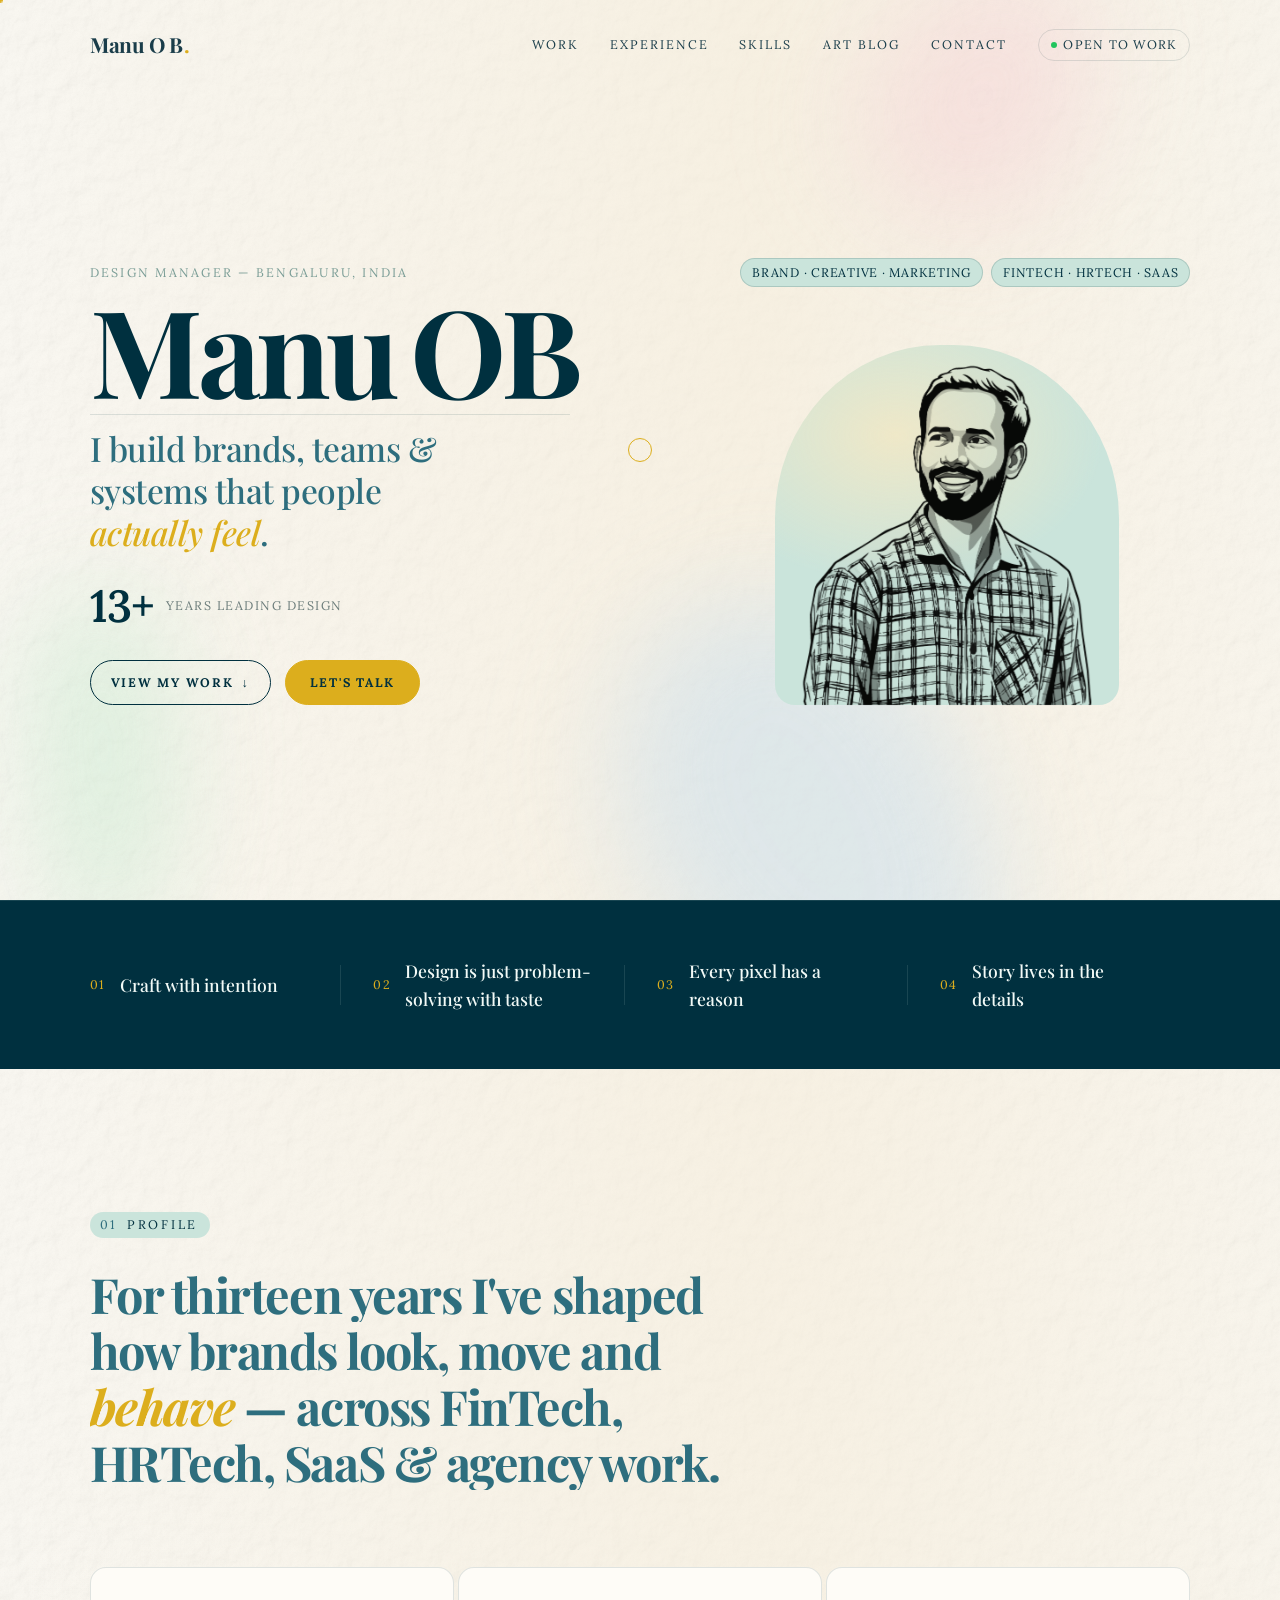
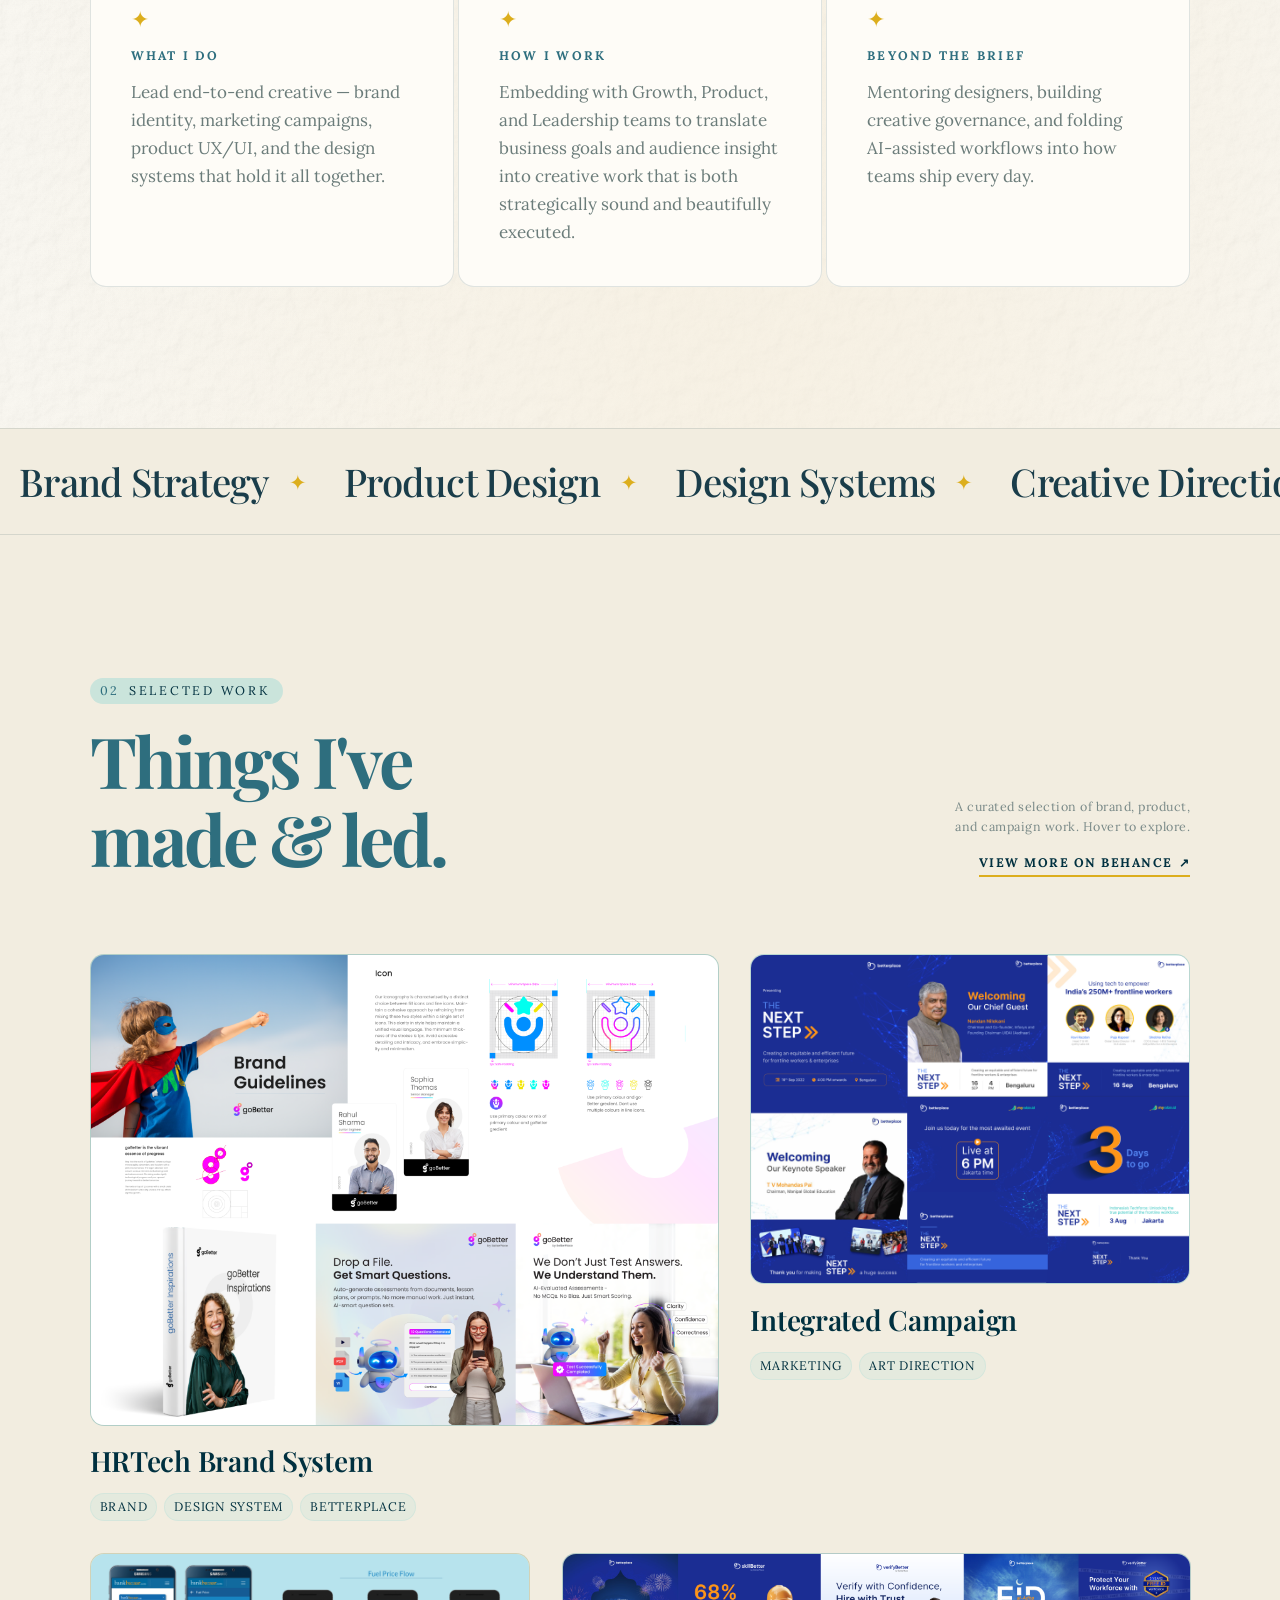
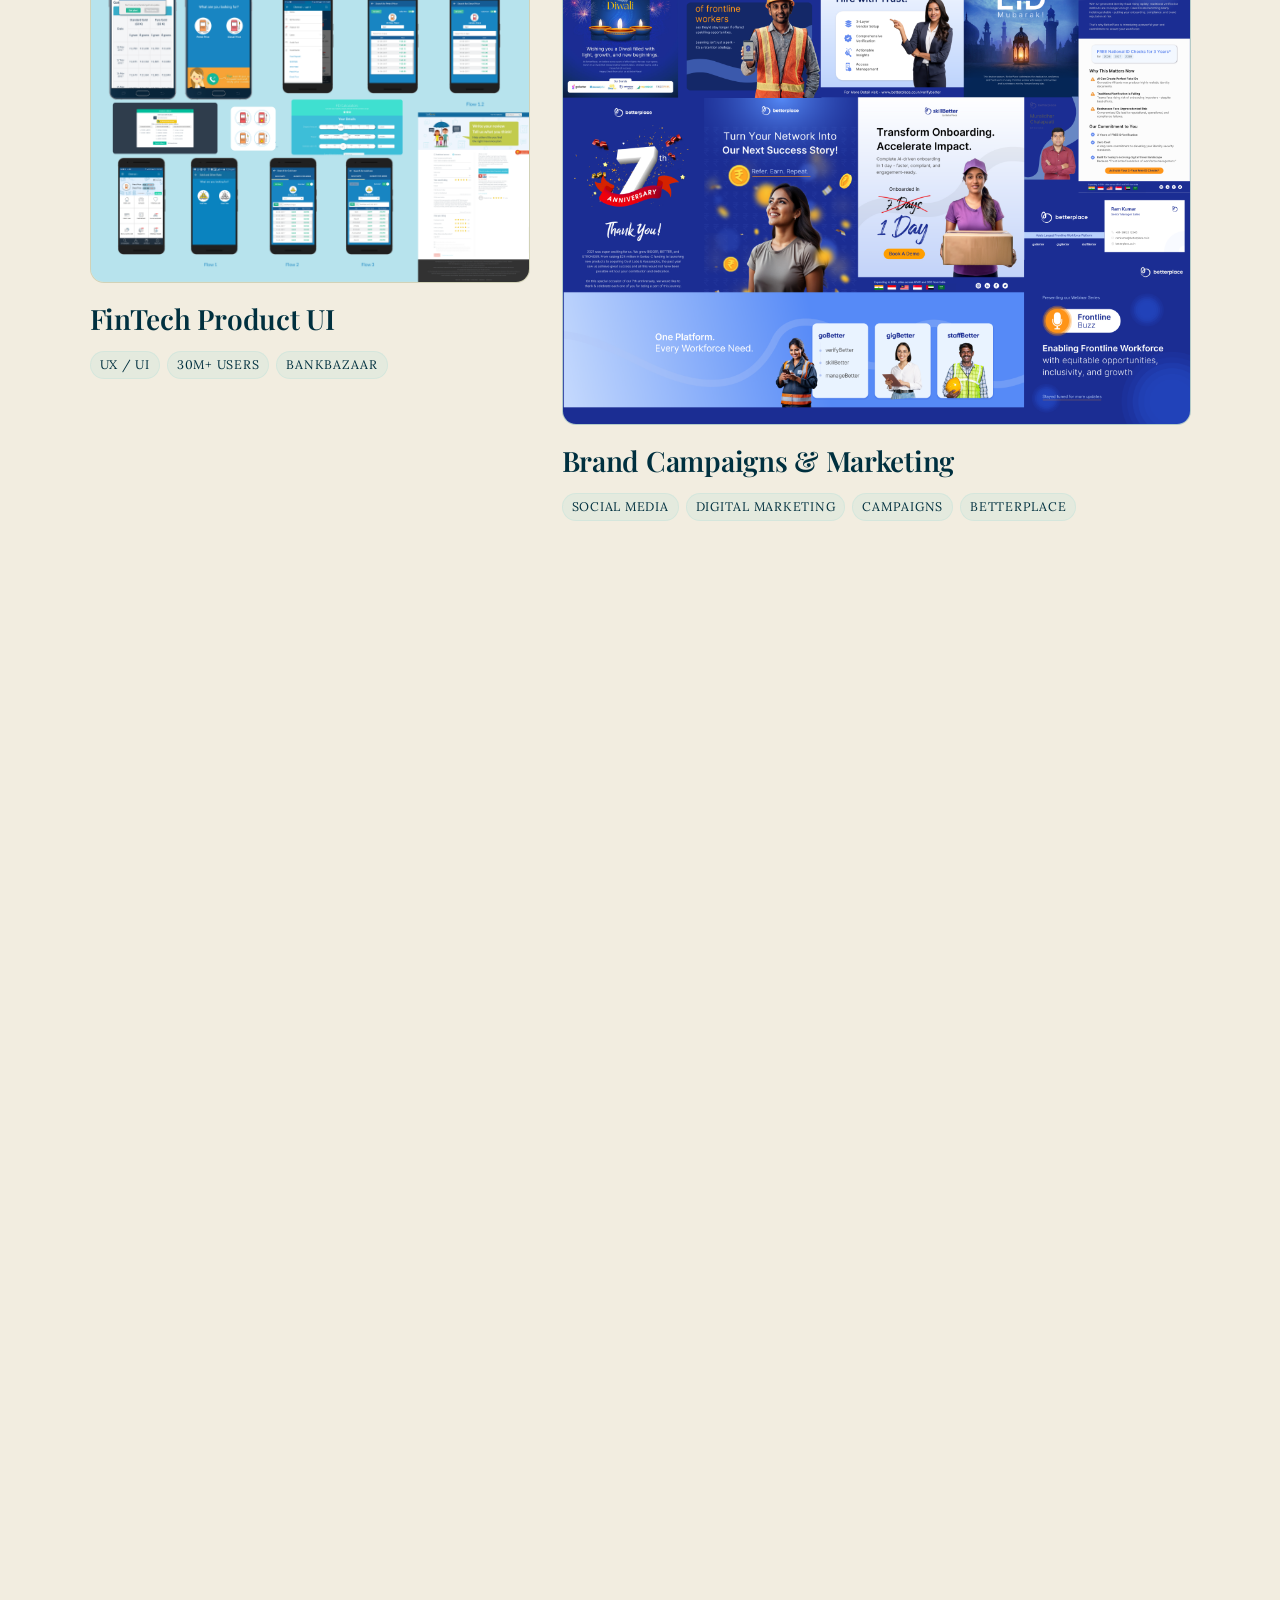
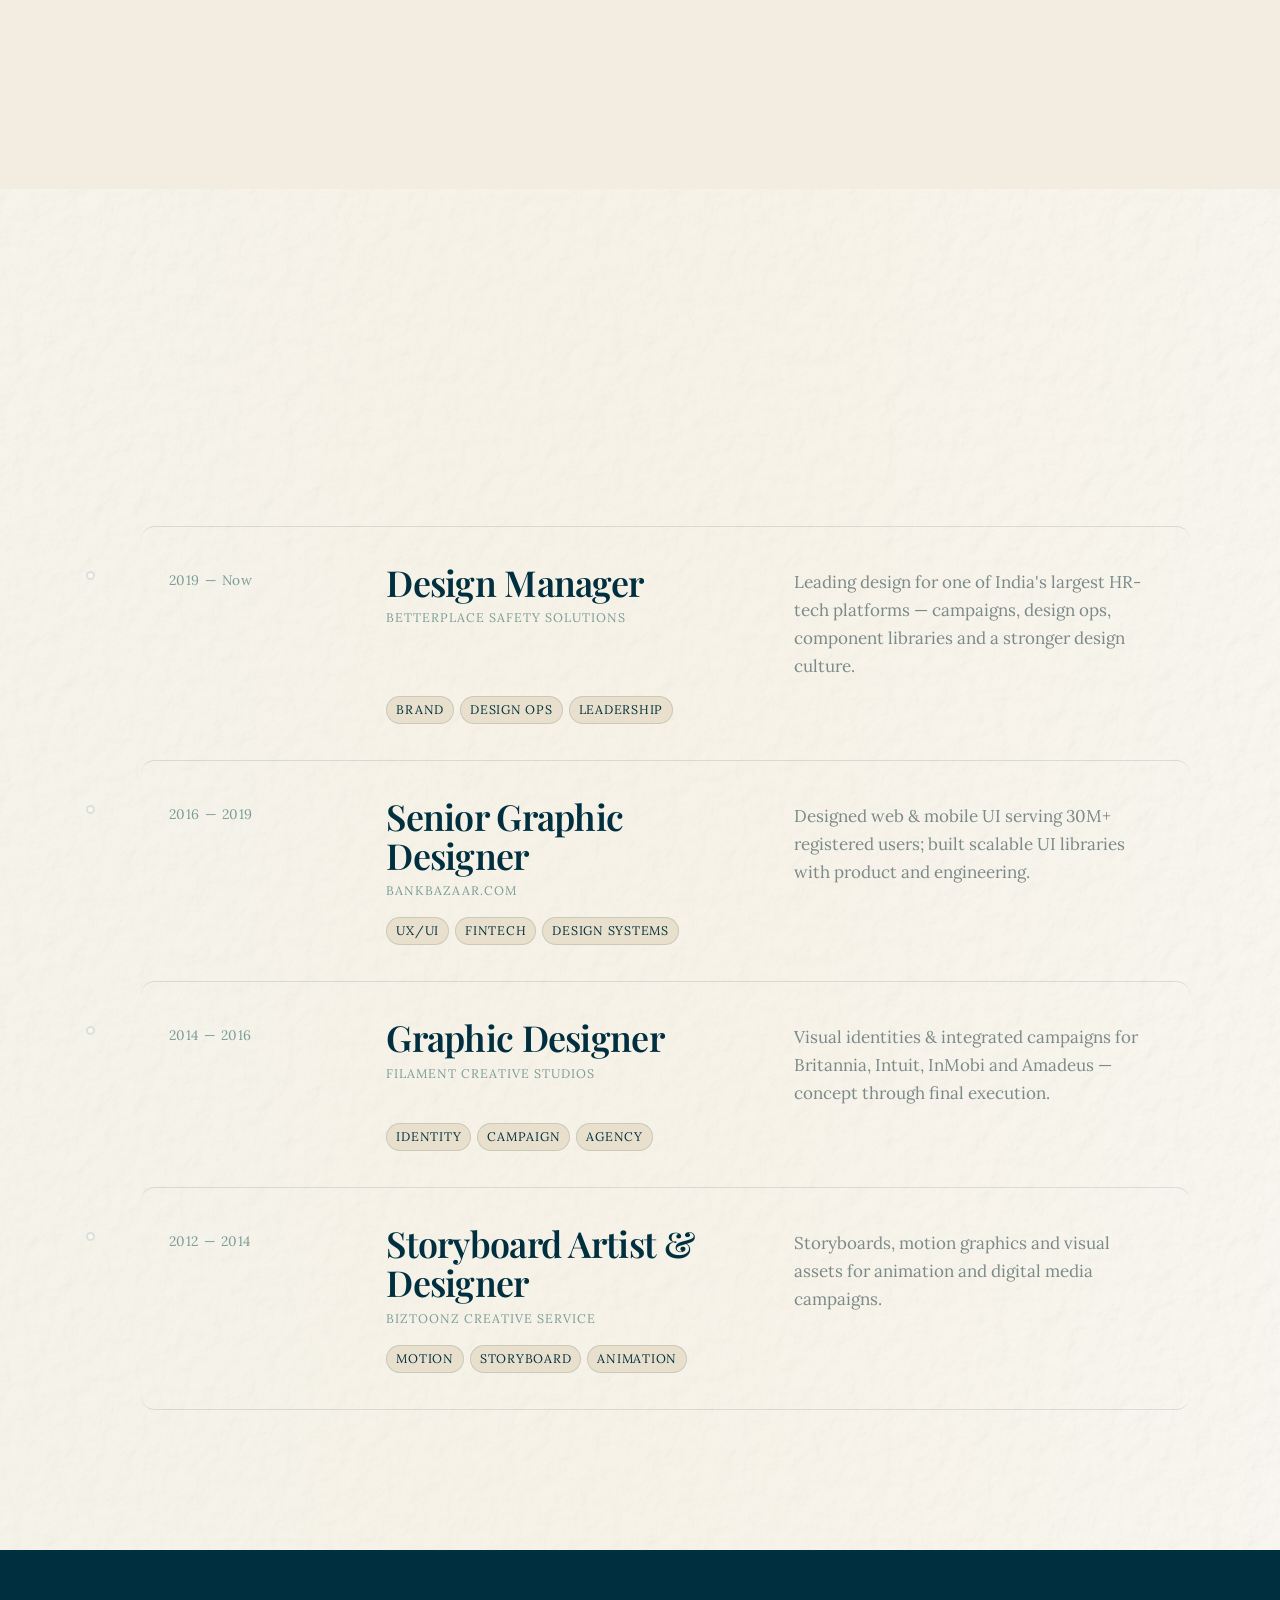
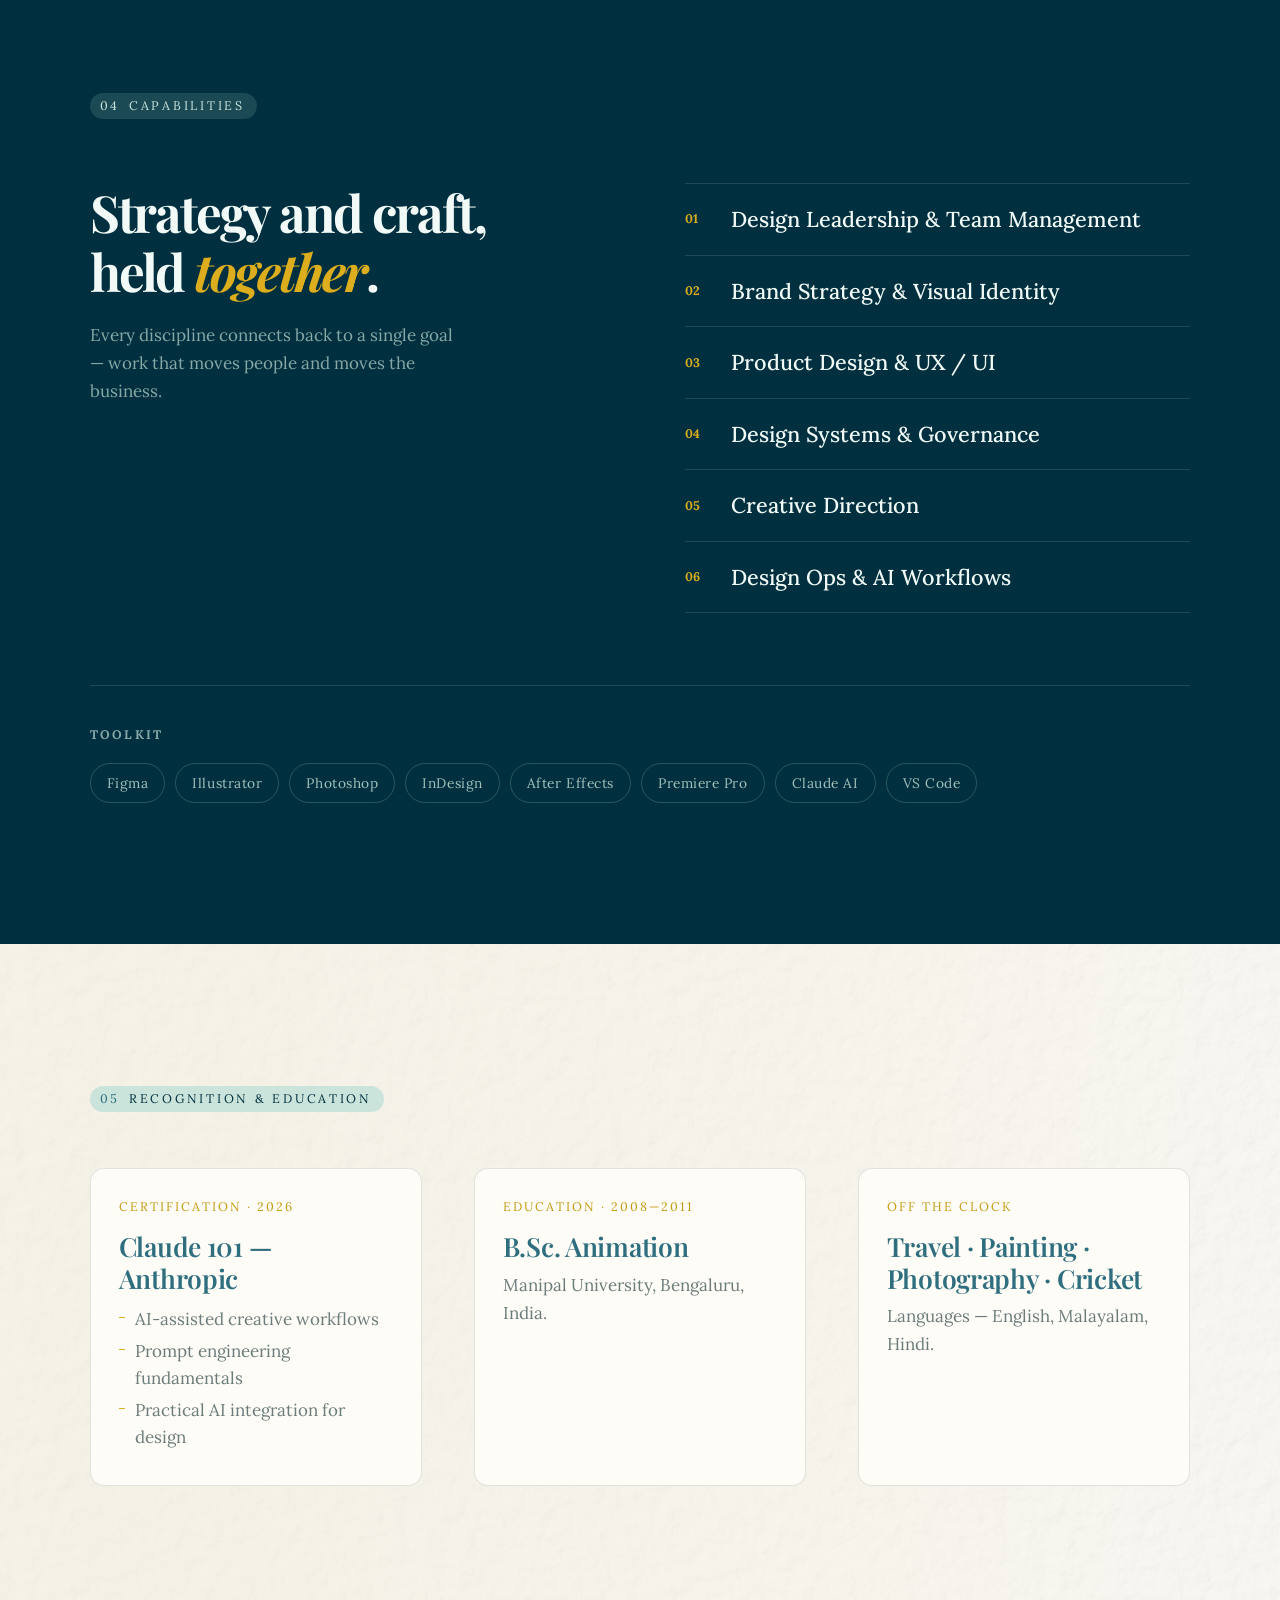
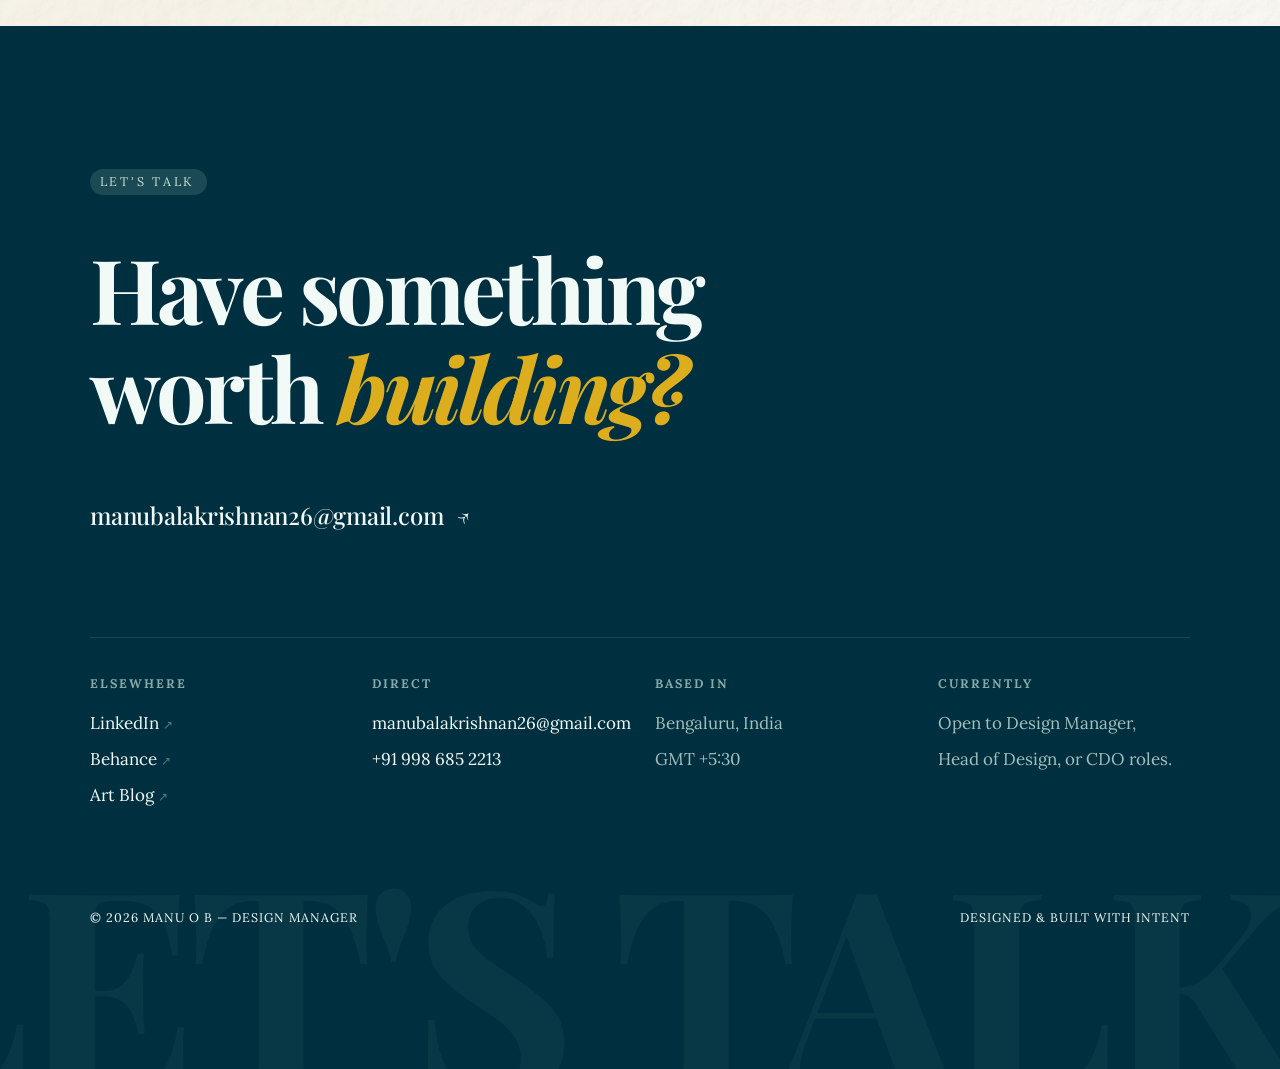
<file: index.html>
<!DOCTYPE html>
<html lang="en">
<head>
<meta charset="UTF-8">
<meta name="viewport" content="width=device-width, initial-scale=1.0">
<title>Manu O B — Design Manager</title>
<meta name="description" content="Manu O B · Design Manager, Brand & Creative Leadership. 13+ years across FinTech, HRTech and SaaS.">
<link rel="preconnect" href="https://fonts.googleapis.com">
<link rel="preconnect" href="https://fonts.gstatic.com" crossorigin>
<link href="https://fonts.googleapis.com/css2?family=Playfair+Display:ital,wght@0,400;0,500;0,600;0,700;0,800;1,400;1,500;1,600&family=Lora:ital,wght@0,400;0,500;0,600;1,400;1,500&display=swap" rel="stylesheet">
<link rel="stylesheet" href="styles.css">
</head>
<body>

<!-- ink splash watercolour BG -->
<div class="ink-splashes" id="inkSplashes" aria-hidden="true"></div>

<!-- scroll progress bar -->
<div class="progress-bar" aria-hidden="true"></div>

<!-- custom cursor -->
<div class="cursor-ring" aria-hidden="true"><span class="label">View</span></div>
<div class="cursor-dot" aria-hidden="true"></div>

<!-- ===================== HEADER ===================== -->
<header class="site-head">
  <a href="#top" class="brand mag">Manu O B<span class="dot">.</span></a>
  <nav class="site-nav">
    <a href="#work" class="nav-link">Work</a>
    <a href="#experience" class="nav-link">Experience</a>
    <a href="#capabilities" class="nav-link">Skills</a>
    <a href="art-blog.html" class="nav-link">Art Blog</a>
    <a href="#contact" class="nav-link">Contact</a>
    <span class="status"><span class="pulse"></span>Open to work</span>
  </nav>
</header>

<main id="top">

  <!-- ===================== HERO ===================== -->
  <section class="hero" id="hero">
    <div class="hero-spot"></div>

    <div class="hero-top reveal">
      <div class="hero-meta-row">
        <p class="loc">Design Manager — Bengaluru, India</p>
        <div class="hero-chips">
          <span class="chip">Brand · Creative · Marketing</span>
          <span class="chip">FinTech · HRTech · SaaS</span>
        </div>
      </div>
    </div>

    <h1 class="namefield" data-magnetic-name aria-label="Manu O B">
      <span class="word" data-word="Manu"></span>
      <span class="word" data-word="OB"></span>
    </h1>

    <div class="hero-divider reveal"></div>

    <div class="hero-sub">
      <div class="hero-textcol">
        <p class="hero-role reveal" style="--d:120ms">I build brands, teams &amp; systems that people <em>actually&nbsp;feel</em>.</p>
        <div class="hero-stats reveal" style="--d:220ms">
          <div class="stat">
            <div class="n">13+</div>
            <div class="l">Years leading design</div>
          </div>
        </div>
        <div class="hero-cta reveal" style="--d:320ms">
          <a href="#work" class="btn-ghost">View my work <span class="arr">↓</span></a>
          <a href="#contact" class="btn-primary" style="color:#00303F;">Let's talk</a>
        </div>
      </div>
      <figure class="hero-portrait reveal" style="--d:320ms">
        <img src="assets/manu.png" alt="Illustrated portrait of Manu O B" />
      </figure>
    </div>

  </section>

  <!-- ===================== PRINCIPLES STRIP ===================== -->
  <div class="principles-strip">
    <div class="wrap principles-inner">
      <div class="principle reveal">
        <span class="p-no">01</span>
        <span class="p-text">Craft with intention</span>
      </div>
      <div class="p-sep"></div>
      <div class="principle reveal" style="--d:80ms">
        <span class="p-no">02</span>
        <span class="p-text">Design is just problem-solving with taste</span>
      </div>
      <div class="p-sep"></div>
      <div class="principle reveal" style="--d:160ms">
        <span class="p-no">03</span>
        <span class="p-text">Every pixel has a reason</span>
      </div>
      <div class="p-sep"></div>
      <div class="principle reveal" style="--d:240ms">
        <span class="p-no">04</span>
        <span class="p-text">Story lives in the details</span>
      </div>
    </div>
  </div>

  <!-- ===================== ABOUT ===================== -->
  <section class="section" id="about">
    <div class="wrap about-grid">
      <div class="about-statement-col">
        <div class="eyebrow reveal"><span class="idx">01</span> Profile</div>
        <p class="statement" style="margin-top:28px;">
          <span class="maskline"><span>For thirteen years I've shaped</span></span>
          <span class="maskline"><span>how brands look, move and</span></span>
          <span class="maskline"><span><span class="hl">behave</span> — across FinTech,</span></span>
          <span class="maskline"><span>HRTech, SaaS &amp; agency work.</span></span>
        </p>
      </div>
      <div class="about-cols">
        <div class="about-card reveal">
          <div class="about-icon">✦</div>
          <h4>What I do</h4>
          <p>Lead end-to-end creative — brand identity, marketing campaigns, product UX/UI, and the design systems that hold it all together.</p>
        </div>
        <div class="about-card reveal" style="--d:120ms">
          <div class="about-icon">✦</div>
          <h4>How I work</h4>
          <p>Embedding with Growth, Product, and Leadership teams to translate business goals and audience insight into creative work that is both strategically sound and beautifully executed.</p>
        </div>
        <div class="about-card reveal" style="--d:240ms">
          <div class="about-icon">✦</div>
          <h4>Beyond the brief</h4>
          <p>Mentoring designers, building creative governance, and folding AI-assisted workflows into how teams ship every day.</p>
        </div>
      </div>
    </div>
  </section>

  <!-- ===================== MARQUEE ===================== -->
  <div class="marquee" aria-hidden="true">
    <div class="track">
      <span class="item">Brand Strategy <span class="star">✦</span></span>
      <span class="item">Product Design <span class="star">✦</span></span>
      <span class="item">Design Systems <span class="star">✦</span></span>
      <span class="item">Creative Direction <span class="star">✦</span></span>
      <span class="item">UX / UI <span class="star">✦</span></span>
      <span class="item">Campaigns <span class="star">✦</span></span>
      <span class="item">Brand Strategy <span class="star">✦</span></span>
      <span class="item">Product Design <span class="star">✦</span></span>
      <span class="item">Design Systems <span class="star">✦</span></span>
      <span class="item">Creative Direction <span class="star">✦</span></span>
      <span class="item">UX / UI <span class="star">✦</span></span>
      <span class="item">Campaigns <span class="star">✦</span></span>
    </div>
  </div>

  <!-- ===================== WORK ===================== -->
  <section class="section work" id="work">
    <div class="wrap">
      <div class="work-head">
        <div>
          <div class="eyebrow reveal"><span class="idx">02</span> Selected Work</div>
          <h2 class="reveal" style="margin-top:18px;">Things I've<br>made &amp; led.</h2>
        </div>
        <div class="work-head-right">
          <p class="note reveal">A curated selection of brand, product, and campaign work. Hover to explore.</p>
          <a href="https://www.behance.net/Manubalakrishnan" target="_blank" rel="noopener" class="view-all reveal">View more on Behance <span class="ext">↗</span></a>
        </div>
      </div>

      <div class="work-grid">
        <!-- Featured project -->
        <article class="project c7 reveal" data-view>
          <div class="frame">
            <img class="shot" src="assets/hrtech-brand.png" alt="goBetter — HR-tech brand guidelines and design system by BetterPlace" />
            <div class="frame-overlay">
              <p class="overlay-desc">End-to-end brand system for India's leading HR-tech platform — identity, design tokens, component library and governance model.</p>
              <a class="overlay-cta" href="#contact">Let's Talk ↗</a>
            </div>
          </div>
          <div class="meta"><h3>HRTech Brand System</h3></div>
          <div class="tags"><span>Brand</span><span>Design System</span><span>BetterPlace</span></div>
        </article>

        <article class="project c5 reveal" style="--d:100ms" data-view>
          <div class="frame">
            <img class="shot" src="assets/intagrated-campaign.png" alt="The Next Step — integrated event campaign for BetterPlace" />
            <div class="frame-overlay">
              <p class="overlay-desc">360° event campaign for BetterPlace's flagship summit — OOH, digital, social and motion assets.</p>
              <a class="overlay-cta" href="#contact">Let's Talk ↗</a>
            </div>
          </div>
          <div class="meta"><h3>Integrated Campaign</h3></div>
          <div class="tags"><span>Marketing</span><span>Art Direction</span></div>
        </article>

        <article class="project c5 reveal" data-view>
          <div class="frame">
            <img class="shot" src="assets/fintech-product-ui.png" alt="BankBazaar — fuel price & gold rate product UI flows" />
            <div class="frame-overlay">
              <p class="overlay-desc">Product UX/UI for high-traffic financial comparison flows serving 30M+ registered users.</p>
              <a class="overlay-cta" href="#contact">Let's Talk ↗</a>
            </div>
          </div>
          <div class="meta"><h3>FinTech Product UI</h3></div>
          <div class="tags"><span>UX / UI</span><span>30M+ users</span><span>BankBazaar</span></div>
        </article>

        <article class="project c7 reveal" style="--d:100ms" data-view>
          <div class="frame">
            <img class="shot" src="assets/brand-campaigns-&-marketing.png" alt="BetterPlace — Social media, product marketing and brand campaigns" onerror="this.style.display='none'" />
            <div class="ph"><span class="tag">Coming soon</span></div>
            <div class="frame-overlay">
              <p class="overlay-desc">Social media creatives, product launches, festive campaigns, referral drives and webinar series — full-spectrum digital marketing for BetterPlace.</p>
              <a class="overlay-cta" href="#contact">Let's Talk ↗</a>
            </div>
          </div>
          <div class="meta"><h3>Brand Campaigns &amp; Marketing</h3></div>
          <div class="tags"><span>Social Media</span><span>Digital Marketing</span><span>Campaigns</span><span>BetterPlace</span></div>
        </article>

        <article class="project c6 reveal" data-view>
          <div class="frame">
            <img class="shot" src="assets/logo-branding.png" alt="Logo and Branding work by Manu O B" onerror="this.style.display='none'" />
            <div class="ph logo-ph">
              <div class="logo-placeholder-inner">
                <span class="lp-icon">◈</span>
                <span class="lp-label">Logo &amp; Branding</span>
              </div>
            </div>
            <div class="frame-overlay">
              <p class="overlay-desc">Brand identities, logo systems and visual language crafted for startups, enterprises and consumer brands.</p>
              <a class="overlay-cta" href="#contact">Let's Talk ↗</a>
            </div>
          </div>
          <div class="meta"><h3>Logo &amp; Branding</h3></div>
          <div class="tags"><span>Identity</span><span>Logo</span><span>Brand</span></div>
        </article>

        <article class="project c6 reveal" style="--d:100ms" data-view>
          <div class="frame">
            <img class="shot" src="assets/art-works.png" alt="Art works by Manu O B" onerror="this.style.display='none'" />
            <div class="ph art-ph">
              <div class="art-placeholder-inner">
                <span class="ap-icon">✦</span>
                <span class="ap-label">Art Works</span>
              </div>
            </div>
            <div class="frame-overlay">
              <p class="overlay-desc">Personal creative work — illustration, painting, photography and experimental visual art.</p>
              <a class="overlay-cta" href="#contact">Let's Talk ↗</a>
            </div>
          </div>
          <div class="meta"><h3>Art Works</h3></div>
          <div class="tags"><span>Illustration</span></div>
        </article>

        <article class="project c12 reveal" data-view>
          <div class="frame c12-frame">
            <img class="shot" src="assets/agency-works.png" alt="Agency Work — Britannia, Intuit, InMobi, Amadeus" />
            <div class="frame-overlay">
              <p class="overlay-desc">Visual identities, integrated campaigns and storyboards for leading global brands during my agency years.</p>
              <a class="overlay-cta" href="#contact">Let's Talk ↗</a>
            </div>
          </div>
          <div class="meta"><h3>Agency Work — Britannia · Intuit · InMobi · Amadeus</h3></div>
          <div class="tags"><span>Identity</span><span>Campaign</span></div>
        </article>
      </div>
    </div>
  </section>

  <!-- ===================== EXPERIENCE ===================== -->
  <section class="section" id="experience">
    <div class="wrap">
      <div class="exp-head">
        <div class="eyebrow reveal"><span class="idx">03</span> Experience</div>
        <h2 class="reveal" style="margin-top:18px;">The road so far.</h2>
      </div>

      <div class="timeline">
        <div class="timeline-line"></div>

        <div class="exp-row reveal">
          <div class="timeline-dot"></div>
          <div class="yr">2019 — Now</div>
          <div class="role">
            <h3>Design Manager</h3>
            <div class="co">BetterPlace Safety Solutions</div>
          </div>
          <p class="desc">Leading design for one of India's largest HR-tech platforms — campaigns, design ops, component libraries and a stronger design culture.</p>
          <div class="exp-tags"><span>Brand</span><span>Design Ops</span><span>Leadership</span></div>
        </div>

        <div class="exp-row reveal">
          <div class="timeline-dot"></div>
          <div class="yr">2016 — 2019</div>
          <div class="role">
            <h3>Senior Graphic Designer</h3>
            <div class="co">BankBazaar.com</div>
          </div>
          <p class="desc">Designed web &amp; mobile UI serving 30M+ registered users; built scalable UI libraries with product and engineering.</p>
          <div class="exp-tags"><span>UX/UI</span><span>FinTech</span><span>Design Systems</span></div>
        </div>

        <div class="exp-row reveal">
          <div class="timeline-dot"></div>
          <div class="yr">2014 — 2016</div>
          <div class="role">
            <h3>Graphic Designer</h3>
            <div class="co">Filament Creative Studios</div>
          </div>
          <p class="desc">Visual identities &amp; integrated campaigns for Britannia, Intuit, InMobi and Amadeus — concept through final execution.</p>
          <div class="exp-tags"><span>Identity</span><span>Campaign</span><span>Agency</span></div>
        </div>

        <div class="exp-row reveal">
          <div class="timeline-dot last"></div>
          <div class="yr">2012 — 2014</div>
          <div class="role">
            <h3>Storyboard Artist &amp; Designer</h3>
            <div class="co">Biztoonz Creative Service</div>
          </div>
          <p class="desc">Storyboards, motion graphics and visual assets for animation and digital media campaigns.</p>
          <div class="exp-tags"><span>Motion</span><span>Storyboard</span><span>Animation</span></div>
        </div>
      </div>
    </div>
  </section>

  <!-- ===================== CAPABILITIES ===================== -->
  <section class="section caps" id="capabilities">
    <div class="wrap">
      <div class="eyebrow reveal"><span class="idx">04</span> Capabilities</div>
      <div class="caps-grid">
        <div class="caps-left">
          <h2 class="reveal">Strategy and craft, held&nbsp;<em>together</em>.</h2>
          <p class="caps-sub reveal" style="--d:100ms">Every discipline connects back to a single goal — work that moves people and moves the business.</p>
        </div>
        <ul class="cap-list">
          <li class="reveal"><span class="no">01</span><span class="cap-text">Design Leadership &amp; Team Management</span></li>
          <li class="reveal" style="--d:60ms"><span class="no">02</span><span class="cap-text">Brand Strategy &amp; Visual Identity</span></li>
          <li class="reveal" style="--d:120ms"><span class="no">03</span><span class="cap-text">Product Design &amp; UX / UI</span></li>
          <li class="reveal" style="--d:180ms"><span class="no">04</span><span class="cap-text">Design Systems &amp; Governance</span></li>
          <li class="reveal" style="--d:240ms"><span class="no">05</span><span class="cap-text">Creative Direction</span></li>
          <li class="reveal" style="--d:300ms"><span class="no">06</span><span class="cap-text">Design Ops &amp; AI Workflows</span></li>
        </ul>
      </div>

      <div class="tools-block reveal">
        <h4>Toolkit</h4>
        <div class="tools">
          <span>Figma</span>
          <span>Illustrator</span>
          <span>Photoshop</span>
          <span>InDesign</span>
          <span>After Effects</span>
          <span>Premiere Pro</span>
          <span>Claude AI</span>
          <span>VS Code</span>
        </div>
      </div>
    </div>
  </section>

  <!-- ===================== RECOGNITION ===================== -->
  <section class="section" id="recognition">
    <div class="wrap">
      <div class="eyebrow reveal"><span class="idx">05</span> Recognition &amp; Education</div>
      <div class="facts" style="margin-top:clamp(34px,5vw,56px);">
        <div class="fact reveal">
          <div class="k">Certification · 2026</div>
          <h3>Claude 101 — Anthropic</h3>
          <ul>
            <li>AI-assisted creative workflows</li>
            <li>Prompt engineering fundamentals</li>
            <li>Practical AI integration for design</li>
          </ul>
        </div>
        <div class="fact reveal" style="--d:120ms">
          <div class="k">Education · 2008—2011</div>
          <h3>B.Sc. Animation</h3>
          <p>Manipal University, Bengaluru, India.</p>
        </div>
        <div class="fact reveal" style="--d:240ms">
          <div class="k">Off the clock</div>
          <h3>Travel · Painting · Photography · Cricket</h3>
          <p>Languages — English, Malayalam, Hindi.</p>
        </div>
      </div>
    </div>
  </section>

  <!-- ===================== CONTACT ===================== -->
  <section class="section contact" id="contact">
    <div class="contact-bg-text" aria-hidden="true">LET'S TALK</div>
    <div class="wrap">
      <div class="eyebrow reveal">Let's talk</div>
      <h2 class="contact-head reveal">Have something<br>worth <em>building?</em></h2>
      <a class="mailto mag" href="mailto:manubalakrishnan26@gmail.com">
        manubalakrishnan26@gmail.com
        <span class="arrow">↗</span>
      </a>

      <div class="foot-grid">
        <div class="col">
          <h5>Elsewhere</h5>
          <a href="https://www.linkedin.com/in/manu-o-b-5206b117/" target="_blank" rel="noopener">LinkedIn <span class="ext">↗</span></a>
          <a href="https://www.behance.net/Manubalakrishnan" target="_blank" rel="noopener">Behance <span class="ext">↗</span></a>
          <a href="art-blog.html">Art Blog <span class="ext">↗</span></a>
        </div>
        <div class="col">
          <h5>Direct</h5>
          <a href="mailto:manubalakrishnan26@gmail.com">manubalakrishnan26@gmail.com</a>
          <a href="tel:+919986852213">+91 998 685 2213</a>
        </div>
        <div class="col">
          <h5>Based in</h5>
          <p>Bengaluru, India</p>
          <p>GMT +5:30</p>
        </div>
        <div class="col">
          <h5>Currently</h5>
          <p>Open to Design Manager,</p>
          <p>Head of Design, or CDO roles.</p>
        </div>
      </div>

      <div class="foot-bottom">
        <span>© 2026 Manu O B — Design Manager</span>
        <span>Designed &amp; built with intent</span>
      </div>
    </div>
  </section>

</main>

<script src="script.js"></script>
</body>
</html>
</file>
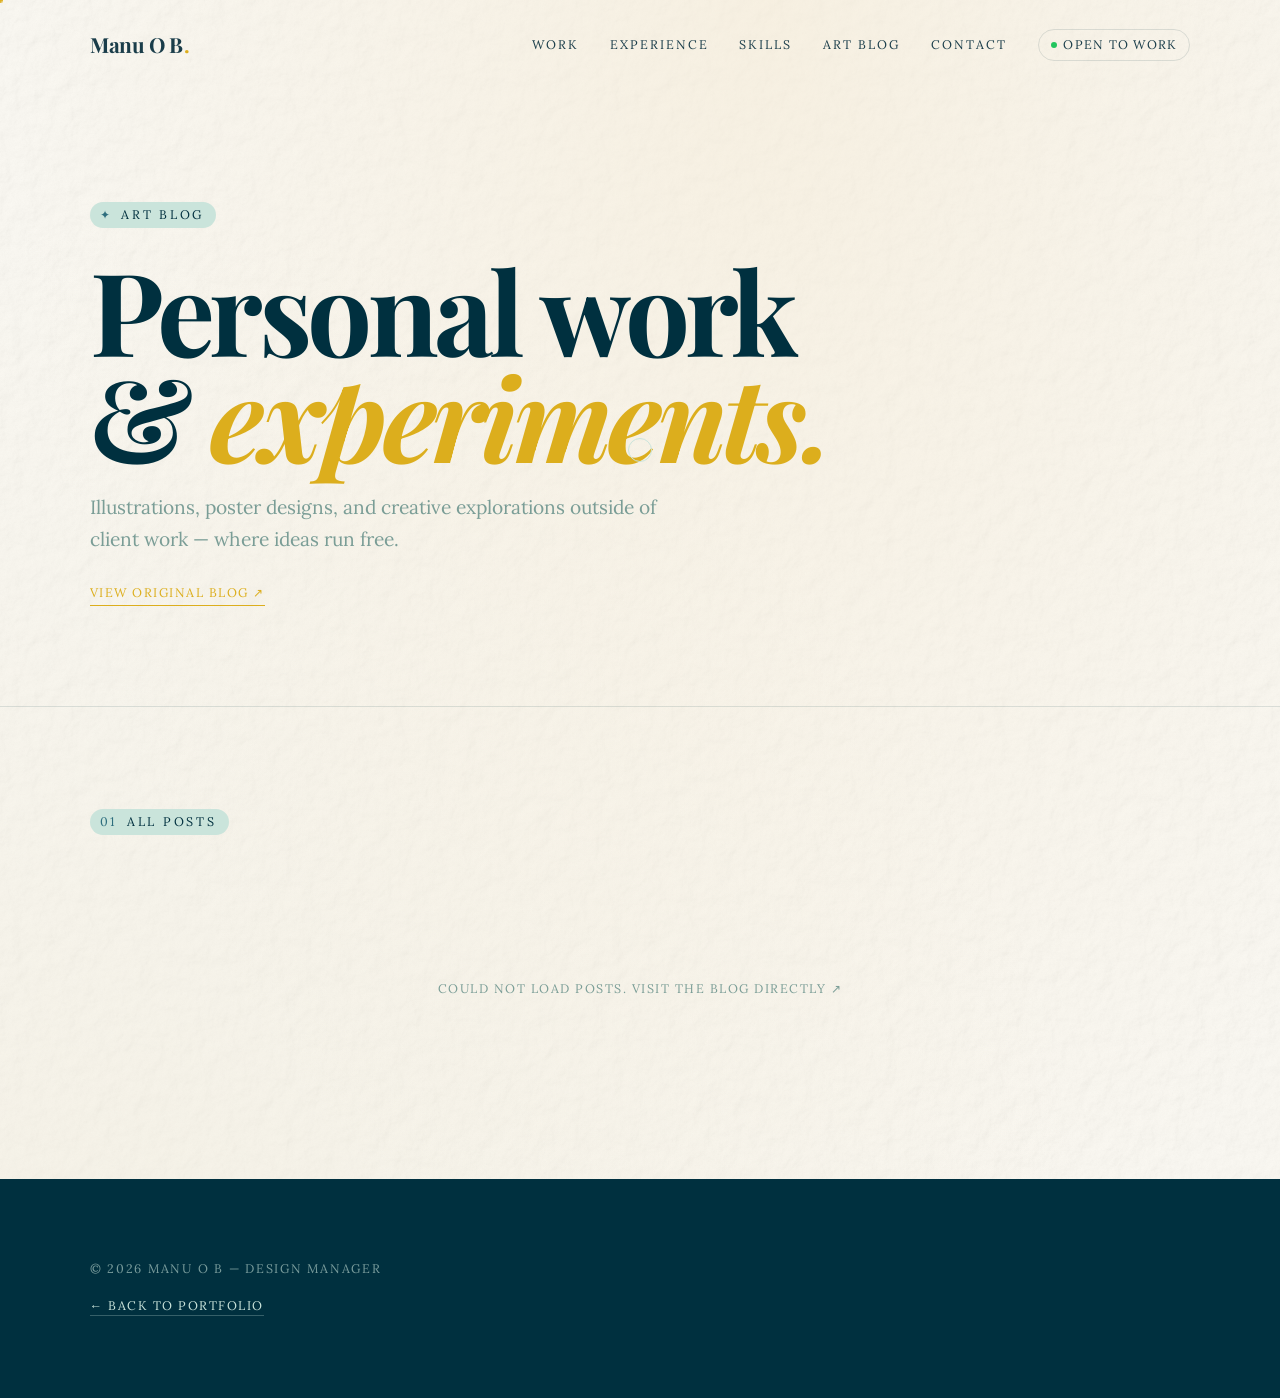
<file: art-blog.html>
<!DOCTYPE html>
<html lang="en">
<head>
<meta charset="UTF-8">
<meta name="viewport" content="width=device-width, initial-scale=1.0">
<title>Art Blog — Manu O B</title>
<meta name="description" content="Manu O B · Art Blog — illustrations, poster designs, and personal creative experiments.">
<link rel="preconnect" href="https://fonts.googleapis.com">
<link rel="preconnect" href="https://fonts.gstatic.com" crossorigin>
<link href="https://fonts.googleapis.com/css2?family=Playfair+Display:ital,wght@0,400;0,500;0,600;0,700;0,800;1,400;1,500;1,600&family=Lora:ital,wght@0,400;0,500;0,600;1,400;1,500&display=swap" rel="stylesheet">
<link rel="stylesheet" href="styles.css">
<style>
  /* ── Art Blog page extras ── */
  .blog-hero {
    padding: clamp(120px, 18vw, 200px) var(--pad) clamp(60px, 8vw, 100px);
    border-bottom: 1px solid var(--hair);
    position: relative;
  }
  .blog-hero .eyebrow { margin-bottom: 28px; }
  .blog-hero h1 {
    font-family: var(--serif);
    font-size: clamp(3rem, 9vw, 7.5rem);
    font-weight: 700;
    letter-spacing: -0.04em;
    line-height: 0.92;
    color: var(--heading);
    margin-bottom: 24px;
  }
  .blog-hero h1 em { font-style: italic; color: var(--flame); }
  .blog-hero p {
    font-size: clamp(1rem, 1.6vw, 1.2rem);
    color: var(--muted);
    max-width: 48ch;
    line-height: 1.65;
  }
  .blog-hero .external-link {
    display: inline-flex; align-items: center; gap: 8px;
    margin-top: 28px;
    font-family: var(--mono); font-size: var(--fs-label);
    letter-spacing: 0.12em; text-transform: uppercase;
    color: var(--flame); border-bottom: 1px solid var(--flame);
    padding-bottom: 2px;
    transition: opacity 0.3s;
  }
  .blog-hero .external-link:hover { opacity: 0.7; }

  /* ── Grid ── */
  .blog-section {
    padding-block: clamp(60px, 8vw, 100px);
  }
  .blog-grid {
    display: grid;
    grid-template-columns: repeat(3, 1fr);
    gap: clamp(20px, 3vw, 32px);
    margin-top: clamp(40px, 5vw, 64px);
  }
  @media (max-width: 900px) { .blog-grid { grid-template-columns: repeat(2, 1fr); } }
  @media (max-width: 560px) { .blog-grid { grid-template-columns: 1fr; } }

  /* ── Card ── */
  .blog-card {
    border: 1px solid var(--hair);
    border-radius: 16px;
    overflow: hidden;
    background: #faf8f2;
    transition: transform 0.4s var(--ease), box-shadow 0.4s var(--ease), border-color 0.3s;
    cursor: pointer;
    text-decoration: none;
    color: inherit;
    display: block;
  }
  .blog-card:hover {
    transform: translateY(-6px);
    box-shadow: 0 20px 50px var(--hair);
    border-color: var(--flame);
  }
  .blog-card .thumb {
    width: 100%; aspect-ratio: 4 / 3;
    overflow: hidden; background: #CAE4DB;
    position: relative;
  }
  .blog-card .thumb img {
    width: 100%; height: 100%; object-fit: cover;
    display: block;
    image-rendering: -webkit-optimize-contrast;
    transition: transform 0.5s var(--ease);
  }
  .blog-card:hover .thumb img { transform: scale(1.06); }
  .blog-card .thumb .no-img {
    width: 100%; height: 100%;
    display: grid; place-items: center;
    font-family: var(--serif); font-size: 3rem;
    color: #00303F66; font-style: italic;
  }
  .blog-card .card-body {
    padding: clamp(18px, 2.5vw, 26px);
  }
  .blog-card .card-date {
    font-family: var(--mono); font-size: var(--fs-label);
    letter-spacing: 0.14em; text-transform: uppercase;
    color: var(--muted); margin-bottom: 10px;
  }
  .blog-card .card-title {
    font-family: var(--serif); font-weight: 600;
    font-size: clamp(1rem, 1.8vw, 1.25rem);
    line-height: 1.3; letter-spacing: -0.01em;
    color: var(--heading);
    display: -webkit-box; -webkit-line-clamp: 2;
    -webkit-box-orient: vertical; overflow: hidden;
  }
  .blog-card .card-arrow {
    display: inline-flex; align-items: center; gap: 6px;
    margin-top: 14px;
    font-family: var(--mono); font-size: var(--fs-label);
    letter-spacing: 0.1em; text-transform: uppercase;
    color: var(--flame);
    transition: gap 0.3s var(--ease);
  }
  .blog-card:hover .card-arrow { gap: 10px; }

  /* ── Loading / Error states ── */
  .blog-loading {
    text-align: center;
    padding: 80px 20px;
    color: var(--muted);
    font-family: var(--mono); font-size: var(--fs-label);
    letter-spacing: 0.12em; text-transform: uppercase;
    grid-column: 1 / -1;
  }
  .blog-loading .spinner {
    width: 32px; height: 32px;
    border: 2px solid var(--hair);
    border-top-color: var(--flame);
    border-radius: 50%;
    animation: spin 0.8s linear infinite;
    margin: 0 auto 16px;
  }
  @keyframes spin { to { transform: rotate(360deg); } }

  /* ── Back link ── */
  .back-bar {
    padding: clamp(16px,3vw,28px) var(--pad);
    border-bottom: 1px solid var(--hair);
    display: flex; align-items: center; gap: 10px;
  }
  .back-link {
    font-family: var(--mono); font-size: var(--fs-label);
    letter-spacing: 0.12em; text-transform: uppercase;
    color: var(--muted);
    display: inline-flex; align-items: center; gap: 8px;
    transition: color 0.3s;
  }
  .back-link:hover { color: var(--heading); }
</style>
</head>
<body>

<!-- scroll progress bar -->
<div class="progress-bar" aria-hidden="true"></div>

<!-- custom cursor -->
<div class="cursor-ring" aria-hidden="true"><span class="label">View</span></div>
<div class="cursor-dot" aria-hidden="true"></div>

<!-- ===================== HEADER ===================== -->
<header class="site-head">
  <a href="index.html" class="brand mag">Manu O B<span class="dot">.</span></a>
  <nav class="site-nav">
    <a href="index.html#work" class="nav-link">Work</a>
    <a href="index.html#experience" class="nav-link">Experience</a>
    <a href="index.html#capabilities" class="nav-link">Skills</a>
    <a href="art-blog.html" class="nav-link">Art Blog</a>
    <a href="index.html#contact" class="nav-link">Contact</a>
    <span class="status"><span class="pulse"></span>Open to work</span>
  </nav>
</header>

<main id="top">

  <!-- ===================== HERO ===================== -->
  <section class="blog-hero wrap reveal">
    <span class="eyebrow"><span class="idx">✦</span> Art Blog</span>
    <h1>Personal work<br>& <em>experiments.</em></h1>
    <p>Illustrations, poster designs, and creative explorations outside of client work — where ideas run free.</p>
    <a href="https://manuvara.blogspot.com/" target="_blank" rel="noopener" class="external-link">
      View original blog ↗
    </a>
  </section>

  <!-- ===================== POSTS GRID ===================== -->
  <section class="blog-section">
    <div class="wrap">
      <span class="eyebrow reveal"><span class="idx">01</span> All Posts</span>
      <div class="blog-grid" id="blogGrid">
        <div class="blog-loading">
          <div class="spinner"></div>
          Loading posts…
        </div>
      </div>
    </div>
  </section>

</main>

<!-- ===================== FOOTER ===================== -->
<footer class="contact" id="contact">
  <div class="wrap" style="padding-block: clamp(48px,8vw,80px);">
    <p style="font-family:var(--mono);font-size:var(--fs-label);letter-spacing:0.14em;text-transform:uppercase;color:#CAE4DB99;">
      © 2026 Manu O B — Design Manager
    </p>
    <p style="margin-top:12px;">
      <a href="index.html" style="font-family:var(--mono);font-size:var(--fs-label);letter-spacing:0.12em;text-transform:uppercase;color:#CAE4DB;border-bottom:1px solid #CAE4DB44;padding-bottom:2px;">← Back to Portfolio</a>
    </p>
  </div>
</footer>

<script src="script.js"></script>
<script>
/* ── Fetch posts from Blogger JSON feed ── */
(function () {
  const FEED = "https://manuvara.blogspot.com/feeds/posts/default?alt=json&max-results=50&callback=renderPosts";
  const grid = document.getElementById("blogGrid");

  function formatDate(str) {
    const d = new Date(str);
    return d.toLocaleDateString("en-IN", { year: "numeric", month: "short", day: "numeric" });
  }

  function getImage(entry) {
    // Try media:thumbnail
    if (entry.media$thumbnail) return entry.media$thumbnail.url.replace(/\/s[0-9]+(-c)?\//, "/s1200/");
    // Try content for first img
    const content = entry.content ? entry.content.$t : (entry.summary ? entry.summary.$t : "");
    const m = content.match(/src="([^"]+)"/);
    if (m) return m[1].replace(/\/s[0-9]+(-c)?\//, "/s1200/");
    return null;
  }

  function getLink(entry) {
    const links = entry.link || [];
    const alt = links.find(l => l.rel === "alternate");
    return alt ? alt.href : "#";
  }

  window.renderPosts = function (data) {
    const entries = (data.feed.entry || []);
    if (!entries.length) {
      grid.innerHTML = "<p class='blog-loading'>No posts found.</p>";
      return;
    }

    grid.innerHTML = entries.map((entry, i) => {
      const title = entry.title.$t;
      const date  = formatDate(entry.published.$t);
      const img   = getImage(entry);
      const url   = getLink(entry);

      const thumb = img
        ? `<img src="${img}" alt="${title}" loading="lazy">`
        : `<div class="no-img">✦</div>`;

      return `
        <a class="blog-card reveal" href="${url}" target="_blank" rel="noopener" style="--d:${i * 60}ms">
          <div class="thumb">${thumb}</div>
          <div class="card-body">
            <div class="card-date">${date}</div>
            <div class="card-title">${title}</div>
            <span class="card-arrow">Read post ↗</span>
          </div>
        </a>`;
    }).join("");

    // Re-observe new .reveal elements
    const io = new IntersectionObserver((entries) => {
      entries.forEach(e => { if (e.isIntersecting) { e.target.classList.add("in"); io.unobserve(e.target); }});
    }, { threshold: 0.1 });
    document.querySelectorAll(".blog-card.reveal").forEach(el => io.observe(el));
  };

  // Inject JSONP script tag
  const s = document.createElement("script");
  s.src = FEED;
  s.onerror = () => { grid.innerHTML = "<p class='blog-loading'>Could not load posts. <a href='https://manuvara.blogspot.com/' target='_blank'>Visit the blog directly ↗</a></p>"; };
  document.body.appendChild(s);
})();
</script>
</body>
</html>
</file>
<file: styles.css>
/* =========================================================
   Manu O B — Portfolio v2  ·  "Cerulean & Morning Sky"
   Morning Sky / Honey / Cerulean / Mist palette
   ========================================================= */

:root {
  --paper:      #faf8f2;              /* warm ivory — energetic, paper feel */
  --paper-2:    #f2ede0;              /* slightly deeper ivory for card tints */
  --heading:    #00303F;              /* Cerulean — H1 & main headings */
  --heading-mid: #2E6E7E;            /* mid-teal — H2 subheadings */
  --ink:        #1a3d4a;              /* body text — soft cerulean, readable */
  --ink-soft:   #1a3d4a99;
  --muted:      #7A9D96;              /* Mist — captions & labels */
  --hair:       #00303F1f;
  --hair-soft:  #00303F0d;
  --flame:      #DCAE1D;              /* Honey — accent, buttons */
  --flame-deep: #c49a10;              /* deeper Honey on hover */
  --on-dark:    #f2faf7;              /* light text on dark bg */
  --dark:       #00303F;              /* Cerulean — dark sections */
  --dark-2:     #00404f;
  --dark-hair:  #CAE4DB1f;

  --lavender-soft: #CAE4DB;
  --peach:         #efe8c8;
  --mint:          #d4eee6;
  --lilac:         #cde0db;

  --serif: "Playfair Display", Georgia, serif;
  --sans:  "Lora", Georgia, serif;
  --mono:  "Lora", Georgia, serif;

  --fs-base:     1.0625rem;
  --fs-label:    0.78rem;
  --fs-label-lg: 0.86rem;

  --pad:  clamp(20px, 7vw, 160px);
  --maxw: 1500px;
  --ease: cubic-bezier(0.22, 1, 0.36, 1);
}

*, *::before, *::after { box-sizing: border-box; }
* { margin: 0; padding: 0; }
html { -webkit-text-size-adjust: 100%; scroll-behavior: smooth; overflow-x: clip; }
@media (prefers-reduced-motion: reduce) { html { scroll-behavior: auto; } }


body {
  font-family: var(--sans);
  background-color: var(--paper);
  /* texture tiles the full scrollable page; gradients sit on top */
  background-image:
    radial-gradient(ellipse at 60% 0%, #f5ead488 0%, transparent 70%),
    radial-gradient(ellipse at 10% 100%, #eee8d566 0%, transparent 60%),
    url("data:image/svg+xml,%3Csvg xmlns='http://www.w3.org/2000/svg' width='600' height='600'%3E%3Cfilter id='p' x='0%25' y='0%25' width='100%25' height='100%25'%3E%3CfeTurbulence type='fractalNoise' baseFrequency='0.055 0.050' numOctaves='5' seed='8' stitchTiles='stitch' result='n'/%3E%3CfeDiffuseLighting in='n' lighting-color='%23ffffff' surfaceScale='4' diffuseConstant='0.85' result='l'%3E%3CfeDistantLight azimuth='45' elevation='58'/%3E%3C/feDiffuseLighting%3E%3C/filter%3E%3Crect width='600' height='600' filter='url(%23p)' opacity='0.09'/%3E%3C/svg%3E"),
    url("data:image/svg+xml,%3Csvg xmlns='http://www.w3.org/2000/svg' width='250' height='250'%3E%3Cfilter id='g'%3E%3CfeTurbulence type='fractalNoise' baseFrequency='0.72' numOctaves='4' stitchTiles='stitch'/%3E%3CfeColorMatrix type='saturate' values='0'/%3E%3C/filter%3E%3Crect width='250' height='250' filter='url(%23g)' opacity='0.045'/%3E%3C/svg%3E");
  background-size: 100% 100%, 100% 100%, 600px 600px, 250px 250px;
  background-repeat: no-repeat, no-repeat, repeat, repeat;
  color: var(--ink);
  font-size: var(--fs-base);
  line-height: 1.6;
  font-weight: 400;
  -webkit-font-smoothing: antialiased;
  overflow-x: clip;
}

/* ── ink splash watercolour — JS driven ── */
.ink-splashes {
  position: fixed;
  inset: 0;
  pointer-events: none;
  z-index: -1;
  overflow: hidden;
}
.ink-drop {
  position: absolute;
  mix-blend-mode: multiply;
  filter: blur(52px);
  opacity: 0;
  transform: scale(0.5);
  transition: opacity 2.4s ease, transform 2.4s cubic-bezier(.22,1,.36,1);
  will-change: opacity, transform;
}
.ink-drop.in  { opacity: var(--op); transform: scale(1); }
.ink-drop.out { opacity: 0;         transform: scale(1.08); }


/* Headings use deep royal green on light backgrounds */
h1              { color: #00303F; }
h2              { color: var(--heading-mid); }
h3              { color: #00303F; }
h4              { color: var(--heading-mid); }
h5, h6          { color: var(--muted); }
.namefield, .namefield .ltr { color: #00303F; }

/* On dark sections — everything uses Morning Sky / light tones */
.caps *, .contact *, .principles-strip * { color: var(--on-dark); }

/* Exceptions — muted / accent colours on dark */
.caps .eyebrow, .contact .eyebrow { color: #CAE4DB; }
.caps .caps-sub, .caps .tools-block h4 { color: #CAE4DBaa; }
.caps .cap-list li .no, .caps .caps-left h2 em { color: #DCAE1D; }
.caps .cap-arrow { color: #CAE4DB55; }
.caps .tools span { color: #CAE4DBcc; }
.contact .contact-bg-text { color: #CAE4DB0a; }

img { display: block; max-width: 100%; }
a { color: inherit; text-decoration: none; }
::selection { background: var(--flame); color: var(--paper); }
body.cursor-on { cursor: none; }
body.cursor-on a, body.cursor-on button { cursor: none; }

/* =========================================================
   SCROLL PROGRESS
   ========================================================= */
.progress-bar {
  position: fixed; top: 0; left: 0; z-index: 9999;
  height: 2px; width: 0%;
  background: var(--flame);
  transition: width 0.1s linear;
  pointer-events: none;
}

/* =========================================================
   SHARED ATOMS
   ========================================================= */
.wrap { max-width: var(--maxw); margin: 0 auto; padding-inline: var(--pad); }

.eyebrow {
  font-family: var(--mono);
  font-size: var(--fs-label);
  letter-spacing: 0.22em;
  text-transform: uppercase;
  color: #00303F;
  background: #CAE4DB;
  display: inline-flex;
  align-items: center;
  gap: 0.7em;
  padding: 3px 12px 3px 10px;
  border-radius: 999px;
}
.eyebrow .idx { color: var(--heading-mid); }
.eyebrow::before { display: none; }

.section { padding-block: clamp(80px, 11vw, 168px); position: relative; }

.reveal {
  opacity: 0;
  transform: translateY(28px);
  transition: opacity 0.85s var(--ease), transform 0.85s var(--ease);
  transition-delay: var(--d, 0ms);
}
.reveal.in { opacity: 1; transform: none; }

.maskline { overflow: hidden; display: block; }
.maskline > span {
  display: block;
  transform: translateY(108%);
  transition: transform 1s var(--ease);
  transition-delay: var(--d, 0ms);
}
.maskline.in > span { transform: none; }

@media (prefers-reduced-motion: reduce) {
  .reveal, .maskline > span { opacity: 1 !important; transform: none !important; transition: none !important; }
}

/* =========================================================
   CUSTOM CURSOR
   ========================================================= */
.cursor-dot, .cursor-ring {
  position: fixed; top: 0; left: 0;
  pointer-events: none; z-index: 9999;
  border-radius: 999px;
  transform: translate(-50%, -50%);
  will-change: transform;
}
.cursor-dot { width: 5px; height: 5px; background: #DCAE1D; }
.cursor-ring {
  width: 24px; height: 24px;
  border: 1.5px solid #CAE4DB;
  transition: width 0.28s var(--ease), height 0.28s var(--ease),
              border-color 0.6s ease, background 0.28s var(--ease),
              opacity 0.28s var(--ease);
}
.cursor-ring .label {
  position: absolute; inset: 0;
  display: grid; place-items: center;
  font-family: var(--mono); font-size: 0.44rem; letter-spacing: 0.14em;
  text-transform: uppercase; color: #f2faf7;
  opacity: 0; transition: opacity 0.2s ease;
}
body.cur-hover .cursor-ring { width: 36px; height: 36px; }
body.cur-view  .cursor-ring { width: 64px; height: 64px; background: #00303Fcc; border-color: #00303F; }
body.cur-view  .cursor-ring .label { opacity: 1; }
body.cur-view  .cursor-dot { opacity: 0; }
@media (hover: none), (pointer: coarse) {
  .cursor-dot, .cursor-ring { display: none !important; }
}

/* =========================================================
   HEADER
   ========================================================= */
.site-head {
  position: fixed; inset: 0 0 auto 0; z-index: 200;
  display: flex; align-items: center; justify-content: space-between;
  padding: clamp(16px,2.4vw,28px) var(--pad);
  color: var(--ink);
  transition: color 0.5s var(--ease), transform 0.5s var(--ease), backdrop-filter 0.3s;
  backdrop-filter: blur(0px);
}
.site-head.scrolled {
  backdrop-filter: blur(18px) saturate(1.4);
  background: oklch(0.975 0.007 90 / 0.85);
  border-bottom: 1px solid var(--hair);
}
body.head-light .site-head { color: var(--on-dark); }
body.head-light .site-head.scrolled {
  background: oklch(0.130 0.008 285 / 0.88);
  border-bottom-color: var(--dark-hair);
}

.brand {
  font-family: var(--serif);
  font-size: 1.3rem;
  font-weight: 700;
  letter-spacing: -0.02em;
  white-space: nowrap;
  display: inline-flex; align-items: baseline; gap: 0.06em;
}
.brand .dot { color: var(--flame); }

.site-nav { display: flex; gap: clamp(14px, 2.4vw, 32px); align-items: center; }
.site-nav a {
  font-family: var(--mono); font-size: var(--fs-label);
  letter-spacing: 0.16em; text-transform: uppercase;
  position: relative; padding-block: 4px;
}
.site-nav a::after {
  content: ""; position: absolute; left: 0; bottom: 0;
  width: 100%; height: 1px; background: currentColor;
  transform: scaleX(0); transform-origin: right;
  transition: transform 0.42s var(--ease);
}
.site-nav a:hover::after { transform: scaleX(1); transform-origin: left; }

.site-nav .status {
  display: inline-flex; align-items: center; gap: 0.55em;
  font-family: var(--mono); font-size: var(--fs-label);
  letter-spacing: 0.1em; text-transform: uppercase;
  border: 1px solid var(--hair); padding: 5px 12px; border-radius: 999px;
}
.site-nav .status .pulse {
  width: 6px; height: 6px; border-radius: 999px; background: #22c55e;
  box-shadow: 0 0 0 0 rgba(34,197,94,0.6);
  animation: pulse 2.4s infinite;
  flex-shrink: 0;
}
@keyframes pulse {
  0%   { box-shadow: 0 0 0 0 rgba(34,197,94,0.6); }
  70%  { box-shadow: 0 0 0 8px rgba(34,197,94,0); }
  100% { box-shadow: 0 0 0 0 rgba(34,197,94,0); }
}
@media (max-width: 760px){
  .site-nav .nav-link { display: none; }
  .site-nav .status { display: none; }
}

/* =========================================================
   HERO
   ========================================================= */
.hero {
  min-height: 100svh;
  display: flex; flex-direction: column; justify-content: center;
  padding: clamp(100px,12vh,140px) var(--pad) clamp(40px,5vh,56px);
  position: relative;
  max-width: var(--maxw); margin-inline: auto;
}

.hero-spot {
  position: absolute; inset: 0; z-index: 0; pointer-events: none;
  background: radial-gradient(420px circle at var(--mx,50%) var(--my,38%),
              oklch(0.805 0.060 300 / 0.28), transparent 72%);
  opacity: 0; transition: opacity 0.7s ease;
}
.hero:hover .hero-spot { opacity: 1; }

.hero-top {
  position: relative; z-index: 2;
  margin-bottom: clamp(4px, 0.6vw, 8px);
}
.hero-meta-row {
  display: flex; justify-content: space-between; align-items: center;
  gap: 16px; flex-wrap: wrap;
}
.hero-top .loc {
  font-family: var(--mono); font-size: var(--fs-label);
  letter-spacing: 0.18em; text-transform: uppercase; color: var(--muted);
}
.hero-chips { display: flex; gap: 8px; flex-wrap: wrap; }
.chip {
  font-family: var(--mono); font-size: var(--fs-label);
  letter-spacing: 0.06em; text-transform: uppercase;
  background: #CAE4DB;
  border: 1px solid #7A9D9666;
  padding: 4px 11px; border-radius: 999px;
  color: #00303F;
}
.est {
  font-family: var(--mono); font-size: var(--fs-label);
  letter-spacing: 0.14em; text-transform: uppercase;
  color: var(--muted); margin-top: 10px;
}

.namefield {
  position: relative; z-index: 2;
  font-family: var(--serif);
  font-weight: 700;
  line-height: 0.88;
  letter-spacing: -0.04em;
  font-size: clamp(2.6rem, 9.5vw, 8.5rem);
  display: flex; flex-wrap: wrap; gap: 0 0.12em;
  user-select: none;
}
.namefield .word { display: inline-flex; }
.namefield .ltr {
  display: inline-block;
  will-change: transform;
  transition: color 0.3s ease;
  opacity: 1;
}
body.anim-ready .namefield .ltr {
  animation: ltrIn 0.95s var(--ease) both;
}
@keyframes ltrIn {
  from { opacity: 0; transform: translateY(0.16em); }
  to   { opacity: 1; transform: none; }
}
.namefield .ltr.hot { color: var(--flame); }

.hero-divider {
  position: relative; z-index: 2;
  height: 1px; background: var(--hair);
  margin-block: clamp(8px, 1vw, 12px);
  max-width: 480px;
  transform-origin: left;
  opacity: 0; transform: scaleX(0);
  transition: opacity 0.6s var(--ease) 0.4s, transform 0.9s var(--ease) 0.4s;
}
.hero-divider.in { opacity: 1; transform: scaleX(1); }

.hero-sub {
  position: relative; z-index: 2;
  display: flex; justify-content: space-between; align-items: flex-start;
  gap: clamp(24px,4vw,56px); flex-wrap: wrap;
}
.hero-textcol { display: flex; flex-direction: column; gap: clamp(8px,1vw,14px); flex: 1; min-width: 280px; max-width: 55%; }

.hero-portrait {
  position: absolute; right: var(--pad);
  bottom: 0;
  width: clamp(180px, 24vw, 340px);
  aspect-ratio: 3 / 4;
}
.hero-portrait::before {
  content: ""; position: absolute; left: -6%; right: -6%; bottom: 0;
  height: 88%;
  background:
    radial-gradient(110% 75% at 35% 25%, var(--peach) 0%, transparent 55%),
    var(--lavender-soft);
  border-radius: 48% 48% 20px 20px;
  z-index: 0;
}
.hero-portrait img {
  position: relative; z-index: 1;
  width: 100%; height: 100%;
  object-fit: contain; object-position: bottom center;
  mix-blend-mode: multiply;
}
.portrait-badge {
  position: absolute; bottom: -14px; left: 50%; transform: translateX(-50%);
  z-index: 2;
  display: inline-flex; align-items: center; gap: 8px;
  background: var(--dark); color: var(--on-dark);
  font-family: var(--mono); font-size: 0.7rem; letter-spacing: 0.1em;
  text-transform: uppercase; padding: 7px 14px; border-radius: 999px;
  white-space: nowrap; border: 1px solid var(--dark-hair);
}
.pulse-sm {
  width: 6px; height: 6px; border-radius: 50%; background: #22c55e; flex-shrink: 0;
  animation: pulse 2.4s infinite;
}

@media (max-width: 760px){
  .hero-portrait {
    position: relative; right: auto; bottom: auto; top: auto;
    width: clamp(120px, 34vw, 160px);
    aspect-ratio: 3 / 4;
    margin: 0 auto;
  }
  .hero-sub { flex-direction: column; align-items: center; gap: 24px; }
  .hero-textcol { max-width: 100%; text-align: left; }
}

.hero-role {
  font-family: var(--serif); font-weight: 500;
  font-size: clamp(1.3rem, 2.8vw, 2.1rem);
  line-height: 1.25; max-width: 18ch; letter-spacing: -0.015em;
  color: var(--heading-mid);
}
.hero-role em { color: var(--flame); font-style: italic; }

.hero-stats { display: flex; align-items: center; gap: 0; flex-wrap: wrap; }
.stat { padding: clamp(10px,1.5vw,18px) clamp(16px,2.5vw,32px); display: flex; align-items: center; gap: 12px; }
.stat:first-child { padding-left: 0; }
.stat .n {
  font-family: "Lora", Georgia, serif; font-weight: 600;
  font-size: clamp(2rem,3.5vw,2.8rem); line-height: 1; letter-spacing: -0.02em;
  color: #00303F;
}
.stat .l {
  font-family: var(--mono); font-size: var(--fs-label); letter-spacing: 0.12em;
  text-transform: uppercase; color: #6b7c7a; white-space: nowrap;
}
.stat-divider { width: 1px; height: 40px; background: var(--hair); flex-shrink: 0; }

.hero-cta { display: flex; gap: 14px; flex-wrap: wrap; }
.btn-ghost {
  display: inline-flex; align-items: center; gap: 8px;
  font-family: var(--mono); font-size: var(--fs-label); font-weight: 700; letter-spacing: 0.14em;
  text-transform: uppercase; padding: 12px 20px;
  border: 1.5px solid var(--heading); border-radius: 999px;
  color: var(--heading);
  transition: background 0.35s var(--ease), color 0.35s var(--ease), border-color 0.35s var(--ease);
}
.btn-ghost:hover { background: var(--heading); color: var(--paper); }
.btn-ghost .arr { display: inline-block; transition: transform 0.35s var(--ease); }
.btn-ghost:hover .arr { transform: translateY(3px); }
.btn-primary {
  display: inline-flex; align-items: center;
  font-family: var(--mono); font-size: var(--fs-label); font-weight: 700; letter-spacing: 0.14em;
  text-transform: uppercase; padding: 12px 24px;
  background: var(--flame); color: #00303F; border-radius: 999px;
  border: 1.5px solid var(--flame);
  transition: background 0.35s var(--ease), transform 0.35s var(--ease);
}
.btn-primary:hover { background: var(--flame-deep); transform: translateY(-2px); }

.scrollcue {
  position: absolute; left: var(--pad); bottom: clamp(20px,4vh,40px);
  font-family: var(--mono); font-size: var(--fs-label); letter-spacing: 0.2em;
  text-transform: uppercase; color: var(--muted);
  display: flex; align-items: center; gap: 0.8em; z-index: 2;
}
.scrollcue .line { width: 40px; height: 1px; background: var(--ink); position: relative; overflow: hidden; }
.scrollcue .line::after{
  content:""; position:absolute; inset:0; background: var(--flame);
  transform: translateX(-100%); animation: cueslide 2.4s var(--ease) infinite;
}
@keyframes cueslide { 0%{transform:translateX(-100%)} 55%{transform:translateX(0)} 100%{transform:translateX(100%)} }

/* =========================================================
   PRINCIPLES STRIP
   ========================================================= */
.principles-strip {
  background: var(--dark); color: var(--on-dark);
  border-top: 1px solid var(--dark-hair);
  padding-block: clamp(28px, 4vw, 44px);
}
.principles-inner {
  display: flex; align-items: center; gap: 0;
  flex-wrap: wrap;
}
.principle {
  display: flex; align-items: center; gap: 14px;
  flex: 1; min-width: 200px;
  padding: 12px clamp(16px,2.5vw,36px);
}
.principle:first-child { padding-left: 0; }
.p-no { font-family: var(--mono); font-size: var(--fs-label); color: var(--flame); letter-spacing: 0.12em; }
.p-text { font-family: var(--serif); font-size: clamp(0.9rem, 1.4vw, 1.1rem); font-weight: 500; }
.p-sep { width: 1px; height: 40px; background: var(--dark-hair); flex-shrink: 0; }
@media (max-width: 760px) {
  .p-sep { display: none; }
  .principles-inner { display: grid; grid-template-columns: 1fr 1fr; gap: 4px 0; }
  .principle { min-width: unset; padding: 14px 16px; align-items: flex-start; gap: 10px; }
  .principle:first-child { padding-left: 16px; }
  .p-text { font-size: 0.9rem; line-height: 1.4; }
}

/* =========================================================
   ABOUT
   ========================================================= */
.about-grid {
  display: grid; grid-template-columns: 1fr; gap: clamp(40px, 6vw, 88px);
}
.statement {
  font-family: var(--serif); font-weight: 700;
  font-size: clamp(1.25rem, 3.8vw, 3.2rem);
  line-height: 1.15; letter-spacing: -0.03em;
  max-width: 22ch;
  color: var(--heading-mid);
}
.statement .hl { color: var(--flame); font-style: italic; }

.about-cols {
  display: grid; grid-template-columns: repeat(auto-fit, minmax(230px, 1fr));
  gap: clamp(2px, 0.5vw, 4px);
}
.about-card {
  padding: clamp(24px, 3.5vw, 40px);
  background: #fefcf7;
  border: 1px solid var(--hair);
  border-radius: 16px;
  transition: border-color 0.4s var(--ease), transform 0.4s var(--ease), box-shadow 0.4s var(--ease);
}
.about-card:hover {
  border-color: var(--flame);
  transform: translateY(-4px);
  box-shadow: 0 16px 40px #00303F12;
}
.about-icon {
  font-size: 1.4rem; color: #DCAE1D; margin-bottom: 16px;
  display: block; line-height: 1;
}
.about-card h4 {
  font-family: var(--mono); font-size: var(--fs-label); letter-spacing: 0.18em;
  text-transform: uppercase; color: var(--heading-mid); margin-bottom: 12px; font-weight: 700;
}
.about-card p { color: #6b7c7a; font-size: var(--fs-base); line-height: 1.65; max-width: 34ch; }

/* =========================================================
   MARQUEE
   ========================================================= */
.marquee {
  border-top: 1px solid var(--hair); border-bottom: 1px solid var(--hair);
  overflow: hidden; white-space: nowrap; padding: 22px 0;
  background: var(--paper-2);
}
.marquee .track {
  display: inline-flex; gap: 0;
  will-change: transform; animation: scrollx 38s linear infinite;
}
.marquee:hover .track { animation-play-state: paused; }
.marquee .item {
  font-family: var(--serif); font-weight: 500;
  font-size: clamp(1.5rem,3vw,2.4rem);
  letter-spacing: -0.02em;
  padding: 0 0.5em; display: inline-flex; align-items: center; gap: 0.5em;
}
.marquee .item .star { color: var(--flame); font-size: 0.55em; }
@keyframes scrollx { to { transform: translateX(-50%); } }
@media (prefers-reduced-motion: reduce){ .marquee .track { animation: none; } }

/* =========================================================
   WORK
   ========================================================= */
.work { background: var(--paper-2); }
.work-head {
  display: flex; justify-content: space-between; align-items: flex-end;
  gap: 20px; flex-wrap: wrap; margin-bottom: clamp(40px, 6vw, 80px);
}
.work-head h2 {
  font-family: var(--serif); font-weight: 700; letter-spacing: -0.04em;
  font-size: clamp(2.2rem, 5.5vw, 4.5rem); line-height: 1.1;
}
.work-head-right { display: flex; flex-direction: column; align-items: flex-end; gap: 16px; }
@media (max-width: 760px) {
  .work-head-right { align-items: flex-start; }
  .work-head .note { text-align: left !important; }
  .work-head-right * { text-align: left; }
}
.work-head .note {
  font-family: var(--mono); font-size: var(--fs-label); color: #7a8a88; max-width: 30ch; letter-spacing: 0.04em; text-align: right;
}
.view-all {
  font-family: var(--mono); font-size: var(--fs-label); font-weight: 700; letter-spacing: 0.12em;
  text-transform: uppercase; color: var(--heading);
  display: inline-flex; align-items: center; gap: 6px;
  border-bottom: 2px solid var(--flame);
  padding-bottom: 2px;
  transition: gap 0.3s var(--ease);
}
.view-all:hover { gap: 10px; }
.view-all .ext { transition: transform 0.3s var(--ease); }
.view-all:hover .ext { transform: translate(2px,-2px); }

.work-grid { display: grid; grid-template-columns: repeat(12, 1fr); gap: clamp(16px,2.5vw,32px); }
.project { position: relative; }
.project.c7  { grid-column: span 7; }
.project.c5  { grid-column: span 5; }
.project.c12 { grid-column: span 12; }
@media (max-width: 900px){ .project.c7,.project.c5 { grid-column: span 12; } }

.project .frame {
  position: relative; overflow: hidden;
  background: var(--paper);
  border: 1px solid var(--hair);
  border-radius: 14px;
  aspect-ratio: 4 / 3;
  will-change: transform;
  transition: transform 0.55s var(--ease), border-color 0.3s;
}
.project.c12 .frame { aspect-ratio: 21 / 9; }
.project .frame img.shot {
  position: absolute; inset: 0; z-index: 1;
  width: 100%; height: 100%; object-fit: cover; display: block;
  transition: transform 0.6s var(--ease);
}
.project:nth-of-type(1) .frame { background: var(--lavender-soft); }
.project:nth-of-type(2) .frame { background: var(--mint); }
.project:nth-of-type(3) .frame { background: var(--peach); }
.project:nth-of-type(4) .frame { background: var(--lilac); }
.project:nth-of-type(5) .frame { background: oklch(0.88 0.045 75); }
.project:nth-of-type(6) .frame { background: oklch(0.87 0.045 185); }
.project:nth-of-type(7) .frame { background: var(--dark-2); }

/* logo & art placeholders */
.logo-ph, .art-ph { background: transparent; }
.logo-placeholder-inner, .art-placeholder-inner {
  display: flex; flex-direction: column; align-items: center; gap: 12px;
}
.lp-icon, .ap-icon {
  font-size: 2.8rem; color: var(--muted); opacity: 0.4; line-height: 1;
  transition: opacity 0.3s, transform 0.4s var(--ease);
}
.lp-label, .ap-label {
  font-family: var(--mono); font-size: var(--fs-label); letter-spacing: 0.18em;
  text-transform: uppercase; color: var(--muted); opacity: 0.6;
}
.project:hover .lp-icon,
.project:hover .ap-icon { opacity: 0.7; transform: scale(1.15) rotate(12deg); }

/* c6 column span */
.project.c6 { grid-column: span 6; }
@media (max-width: 900px){ .project.c6 { grid-column: span 12; } }

/* hover overlay */
.frame-overlay {
  position: absolute; inset: 0; z-index: 3;
  background: oklch(0.130 0.008 285 / 0.88);
  display: flex; flex-direction: column; justify-content: flex-end;
  padding: clamp(16px,2.5vw,28px);
  opacity: 0; transform: translateY(8px);
  transition: opacity 0.45s var(--ease), transform 0.45s var(--ease);
  backdrop-filter: blur(2px);
}
.project:hover .frame-overlay { opacity: 1; transform: none; }
.overlay-desc {
  color: var(--on-dark); font-size: clamp(0.88rem,1.2vw,1.05rem);
  line-height: 1.55; max-width: 40ch; margin-bottom: 14px;
}
.overlay-cta {
  font-family: var(--mono); font-size: var(--fs-label); font-weight: 700; letter-spacing: 0.12em;
  text-transform: uppercase; color: var(--flame);
  display: inline-flex; align-items: center; gap: 8px;
}

.ph {
  position: absolute; inset: 0;
  background-image: repeating-linear-gradient(-45deg, var(--hair-soft) 0 2px, transparent 2px 12px);
  display: grid; place-items: center;
}
.ph .tag {
  font-family: var(--mono); font-size: var(--fs-label); letter-spacing: 0.1em;
  color: var(--muted); text-transform: uppercase;
  background: var(--paper); padding: 7px 12px; border: 1px solid var(--hair);
}

/* agency strip (wide project) */
.c12-frame { display: flex; align-items: center; justify-content: space-around; padding: clamp(24px,3vw,40px); }
.agency-strip { display: flex; gap: clamp(24px,5vw,80px); align-items: center; flex-wrap: wrap; justify-content: center; width: 100%; }
.agency-item { text-align: center; }
.agency-name { display: block; font-family: var(--serif); font-size: clamp(1.2rem,2.5vw,2rem); font-weight: 700; letter-spacing: -0.02em; color: var(--muted); transition: color 0.3s ease; }
.agency-role { display: block; font-family: var(--mono); font-size: var(--fs-label); letter-spacing: 0.1em; text-transform: uppercase; color: var(--muted); opacity: 0.6; margin-top: 4px; }
.project:hover .agency-name { color: var(--ink); }

.project .meta {
  display: flex; justify-content: space-between; align-items: baseline;
  gap: 12px; margin-top: 14px;
}
.project .meta h3 { font-family: var(--serif); font-size: clamp(1.2rem,2.4vw,1.75rem); font-weight: 600; letter-spacing: -0.01em; }
.project .meta .yr { font-family: var(--mono); font-size: var(--fs-label); color: var(--muted); flex-shrink: 0; }
.project .tags { display: flex; flex-wrap: wrap; gap: 7px; margin-top: 9px; }
.project .tags span {
  font-family: var(--mono); font-size: var(--fs-label); letter-spacing: 0.06em;
  text-transform: uppercase; color: #00303F;
  background: #CAE4DB55; border: 1px solid #CAE4DB99;
  padding: 3px 9px; border-radius: 999px;
  transition: background 0.3s, border-color 0.3s;
}
.project:hover .frame { border-color: var(--flame); }
.project:hover .frame img.shot { transform: scale(1.03); }
.project:hover .tags span { background: #CAE4DB99; border-color: #7A9D9688; }

/* =========================================================
   EXPERIENCE TIMELINE
   ========================================================= */
.exp-head h2 {
  font-family: var(--serif); font-weight: 700; letter-spacing: -0.04em;
  font-size: clamp(2.2rem, 5.5vw, 4.5rem); line-height: 1.1;
  margin-bottom: clamp(40px,6vw,72px);
}

.timeline { position: relative; padding-left: clamp(28px,4vw,52px); }
.timeline-line {
  position: absolute; left: 0; top: 8px; bottom: 8px;
  width: 1px; background: var(--hair);
  transform-origin: top; transform: scaleY(0);
  transition: transform 1.2s var(--ease);
}
.timeline-line.in { transform: scaleY(1); }

.exp-row {
  display: grid;
  grid-template-columns: clamp(100px,14vw,180px) 1fr 1fr;
  grid-template-rows: auto auto;
  gap: clamp(8px,1.5vw,16px) clamp(16px,3vw,48px);
  padding: clamp(20px,3vw,36px) clamp(16px,2.5vw,28px);
  border-radius: 14px;
  transition: background 0.3s var(--ease);
  border-top: 1px solid var(--hair);
  position: relative;
  transition: padding-left 0.45s var(--ease);
}
.exp-row:last-child { border-bottom: 1px solid var(--hair); }
.timeline-dot {
  position: absolute; left: calc(-1 * clamp(28px,4vw,52px));
  top: clamp(28px,3.5vw,44px);
  width: 9px; height: 9px; border-radius: 50%;
  background: var(--paper); border: 2px solid var(--hair);
  transform: translateX(-4px);
  transition: border-color 0.3s, background 0.3s;
}
.exp-row:hover .timeline-dot { border-color: var(--flame); background: var(--flame); }

.exp-row .yr {
  font-family: var(--mono); font-size: var(--fs-label-lg); color: var(--muted);
  letter-spacing: 0.04em; padding-top: 6px;
  grid-column: 1; grid-row: 1;
  transition: color 0.3s;
}
.exp-row .role { grid-column: 2; grid-row: 1; }
.exp-row .role h3 { font-family: var(--serif); font-size: clamp(1.5rem,2.8vw,2.3rem); font-weight: 600; line-height: 1.08; letter-spacing: -0.02em; }
.exp-row .role .co { color: var(--muted); font-family: var(--mono); font-size: var(--fs-label); letter-spacing: 0.08em; text-transform: uppercase; margin-top: 7px; }
.exp-row .desc { grid-column: 3; grid-row: 1; color: #7a8a88; font-size: var(--fs-base); line-height: 1.65; max-width: 42ch; padding-top: 5px; }
.exp-tags { display: flex; flex-wrap: wrap; gap: 6px; grid-column: 2 / -1; grid-row: 2; }
.exp-tags span {
  font-family: var(--mono); font-size: var(--fs-label); letter-spacing: 0.06em;
  text-transform: uppercase; color: #00303F;
  background: #e8e0cc; border: 1px solid #00303F22;
  padding: 3px 9px; border-radius: 999px;
  transition: background 0.3s, border-color 0.3s;
}
.exp-row:hover .yr { color: var(--flame); }
.exp-row:hover .exp-tags span { background: #CAE4DB55; border-color: #CAE4DB99; }

@media (max-width: 860px){
  .exp-row { grid-template-columns: 1fr; grid-template-rows: auto; }
  .exp-row .role { grid-column: 1; grid-row: 2; }
  .exp-row .desc { grid-column: 1; grid-row: 3; }
  .exp-tags { grid-column: 1; grid-row: 4; }
}

/* =========================================================
   CAPABILITIES — dark section
   ========================================================= */
.caps { background: var(--dark); color: var(--on-dark); }
.caps .eyebrow { background: #CAE4DB22; color: #CAE4DB; }
.caps .eyebrow .idx { color: #CAE4DB; }
.caps .eyebrow::before { display: none; }

.caps-grid {
  display: grid; grid-template-columns: 1fr 1fr;
  gap: clamp(40px,7vw,110px);
  margin-top: clamp(36px,5vw,64px);
  align-items: start;
}
@media (max-width: 860px){ .caps-grid { grid-template-columns: 1fr; } }

.caps-left h2 {
  font-family: var(--serif); font-weight: 700; letter-spacing: -0.04em;
  font-size: clamp(1.8rem, 4vw, 3.2rem); line-height: 1.15; max-width: 14ch;
}
.caps-left h2 em { color: var(--flame); font-style: italic; }
.caps-sub {
  color: #CAE4DBaa;
  font-size: var(--fs-base); line-height: 1.65;
  max-width: 34ch; margin-top: 20px;
}

.cap-list { list-style: none; }
.cap-list li {
  display: flex; align-items: center; gap: 16px;
  padding: 18px 0; border-bottom: 1px solid oklch(0.975 0.018 86 / 0.12);
  font-size: clamp(1rem,1.7vw,1.35rem); font-weight: 500;
  transition: color 0.3s ease, transform 0.4s var(--ease);
  cursor: default;
}
.cap-list li:first-child { border-top: 1px solid oklch(0.975 0.018 86 / 0.12); }
.cap-list li .no { font-family: var(--mono); font-size: var(--fs-label); color: var(--flame); width: 2.4em; flex: none; font-weight: 700; }
.cap-text { flex: 1; }
.cap-arrow { font-size: 1rem; color: #CAE4DB66; transition: color 0.3s, transform 0.3s var(--ease); }
.cap-list li:hover { color: var(--on-dark); transform: translateX(10px); }
.cap-list li:hover .cap-arrow { color: var(--flame); transform: translateX(4px); }

.tools-block {
  margin-top: clamp(44px,6vw,72px);
  border-top: 1px solid oklch(0.975 0.018 86 / 0.12);
  padding-top: clamp(28px,3vw,42px);
}
.tools-block h4 {
  font-family: var(--mono); font-size: var(--fs-label); letter-spacing: 0.18em;
  text-transform: uppercase; color: #CAE4DBaa; margin-bottom: 18px;
}
.tools { display: flex; flex-wrap: wrap; gap: 10px; }
.tools span {
  font-family: var(--mono); font-size: var(--fs-label-lg); letter-spacing: 0.04em;
  border: 1px solid #CAE4DB33; padding: 8px 16px; border-radius: 999px;
  color: #CAE4DBcc;
  transition: background 0.3s, color 0.3s, border-color 0.3s;
}
.tools span:hover { background: var(--flame); border-color: var(--flame); color: var(--paper); }

/* =========================================================
   RECOGNITION / EDUCATION
   ========================================================= */
.facts { display: grid; grid-template-columns: repeat(auto-fit,minmax(240px,1fr)); gap: clamp(24px,4vw,56px); }
.fact { background: #fefcf7; border: 1px solid var(--hair); border-radius: 14px; padding: clamp(20px,2.5vw,28px); transition: border-color 0.3s, box-shadow 0.3s; }
.fact:hover { border-color: var(--flame); box-shadow: 0 8px 28px var(--hair); }
.fact .k { font-family: var(--mono); font-size: var(--fs-label); letter-spacing: 0.16em; text-transform: uppercase; color: var(--flame-deep); margin-bottom: 14px; }
.fact h3 { font-family: var(--serif); font-weight: 600; font-size: clamp(1.2rem,2.2vw,1.65rem); line-height: 1.18; letter-spacing: -0.01em; color: var(--heading-mid); }
.fact p { color: #6b7c7a; font-size: var(--fs-base); margin-top: 8px; line-height: 1.65; }
.fact ul { list-style: none; margin-top: 12px; }
.fact ul li { color: #6b7c7a; font-size: var(--fs-base); padding-left: 16px; position: relative; margin-bottom: 5px; }
.fact ul li::before { content: ""; position: absolute; left: 0; top: 0.65em; width: 6px; height: 1px; background: var(--flame); }

/* =========================================================
   CONTACT / FOOTER
   ========================================================= */
.contact { background: var(--dark); color: var(--on-dark); position: relative; overflow: hidden; }
.contact .eyebrow { background: #CAE4DB22; color: #CAE4DB; }
.contact .eyebrow .idx { color: #CAE4DB; }
.contact .eyebrow::before { display: none; }

.contact-bg-text {
  position: absolute; right: -0.05em; bottom: -0.1em;
  font-family: var(--serif); font-weight: 700;
  font-size: clamp(8rem,22vw,22rem);
  line-height: 0.85; letter-spacing: -0.04em;
  color: oklch(0.93 0.012 84 / 0.03);
  pointer-events: none; user-select: none; white-space: nowrap;
  z-index: 0;
}

.contact .wrap { position: relative; z-index: 1; }

.contact-head {
  font-family: var(--serif); font-weight: 700; letter-spacing: -0.04em;
  font-size: clamp(2.2rem, 7vw, 6rem); line-height: 1.1;
  margin: clamp(24px,4vw,44px) 0 clamp(36px,5vw,60px);
}
.contact-head em { color: var(--flame); font-style: italic; }

.mailto {
  display: inline-flex; align-items: center; gap: 0.5em;
  font-family: var(--serif); font-weight: 500;
  font-size: clamp(1rem, 2vw, 1.5rem); position: relative; letter-spacing: -0.01em;
  word-break: break-all;
}
.mailto .arrow { transition: transform 0.5s var(--ease); display: inline-block; flex-shrink: 0; }
.mailto:hover .arrow { transform: translate(7px,-7px); }
.mailto::after { content:""; position:absolute; left:0; bottom:0.03em; width:100%; height:2px; background: var(--flame); transform: scaleX(0); transform-origin: left; transition: transform 0.5s var(--ease); }
.mailto:hover::after { transform: scaleX(1); }

.foot-grid {
  display: grid; grid-template-columns: repeat(auto-fit,minmax(160px,1fr));
  gap: 30px; margin-top: clamp(56px,8vw,110px);
  border-top: 1px solid var(--dark-hair); padding-top: 36px;
}
.foot-grid .col h5 { font-family: var(--mono); font-size: var(--fs-label); letter-spacing: 0.16em; text-transform: uppercase; color: #CAE4DBaa; margin-bottom: 16px; }
.foot-grid .col a, .foot-grid .col p { display: block; font-size: var(--fs-base); margin-bottom: 9px; color: var(--on-dark); }
.foot-grid .col a { position: relative; width: fit-content; transition: color 0.3s; }
.foot-grid .col a .ext { color: #CAE4DB66; font-family: var(--mono); font-size: var(--fs-label); }
.foot-grid .col a:hover { color: var(--flame); }
.foot-grid .col p { color: #CAE4DBcc; }

.foot-bottom {
  display: flex; justify-content: space-between; flex-wrap: wrap; gap: 12px;
  margin-top: clamp(50px,7vw,90px);
  font-family: var(--mono); font-size: var(--fs-label); letter-spacing: 0.08em;
  color: oklch(0.93 0.012 84 / 0.38); text-transform: uppercase;
}

/* magnetic helper */
.mag { will-change: transform; }

/* force-visible failsafe */
body.force-shown .hero .reveal { opacity: 1 !important; transform: none !important; transition: none !important; }
body.force-shown .hero .maskline > span { transform: none !important; transition: none !important; }
body.force-shown .namefield .ltr { opacity: 1 !important; animation: none !important; }
body.force-shown .hero-divider { opacity: 1 !important; transform: scaleX(1) !important; }
</file>
